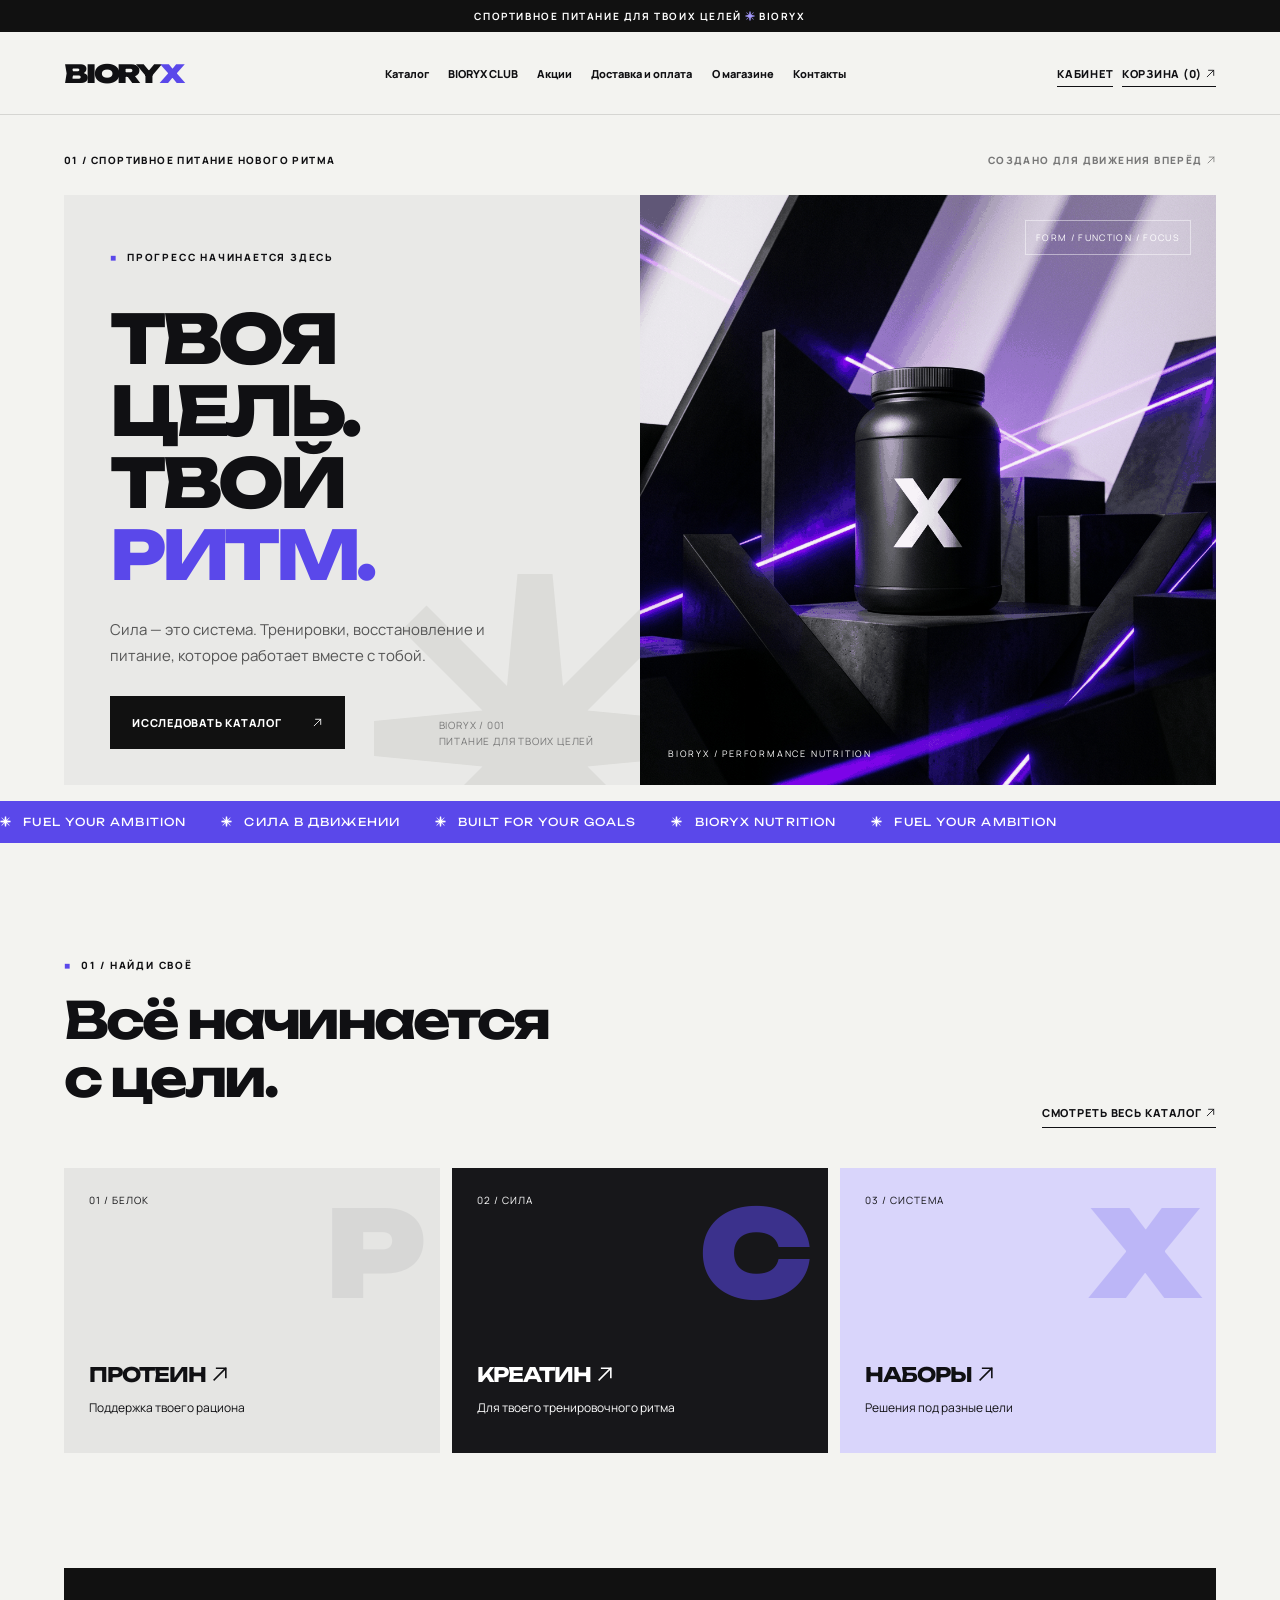
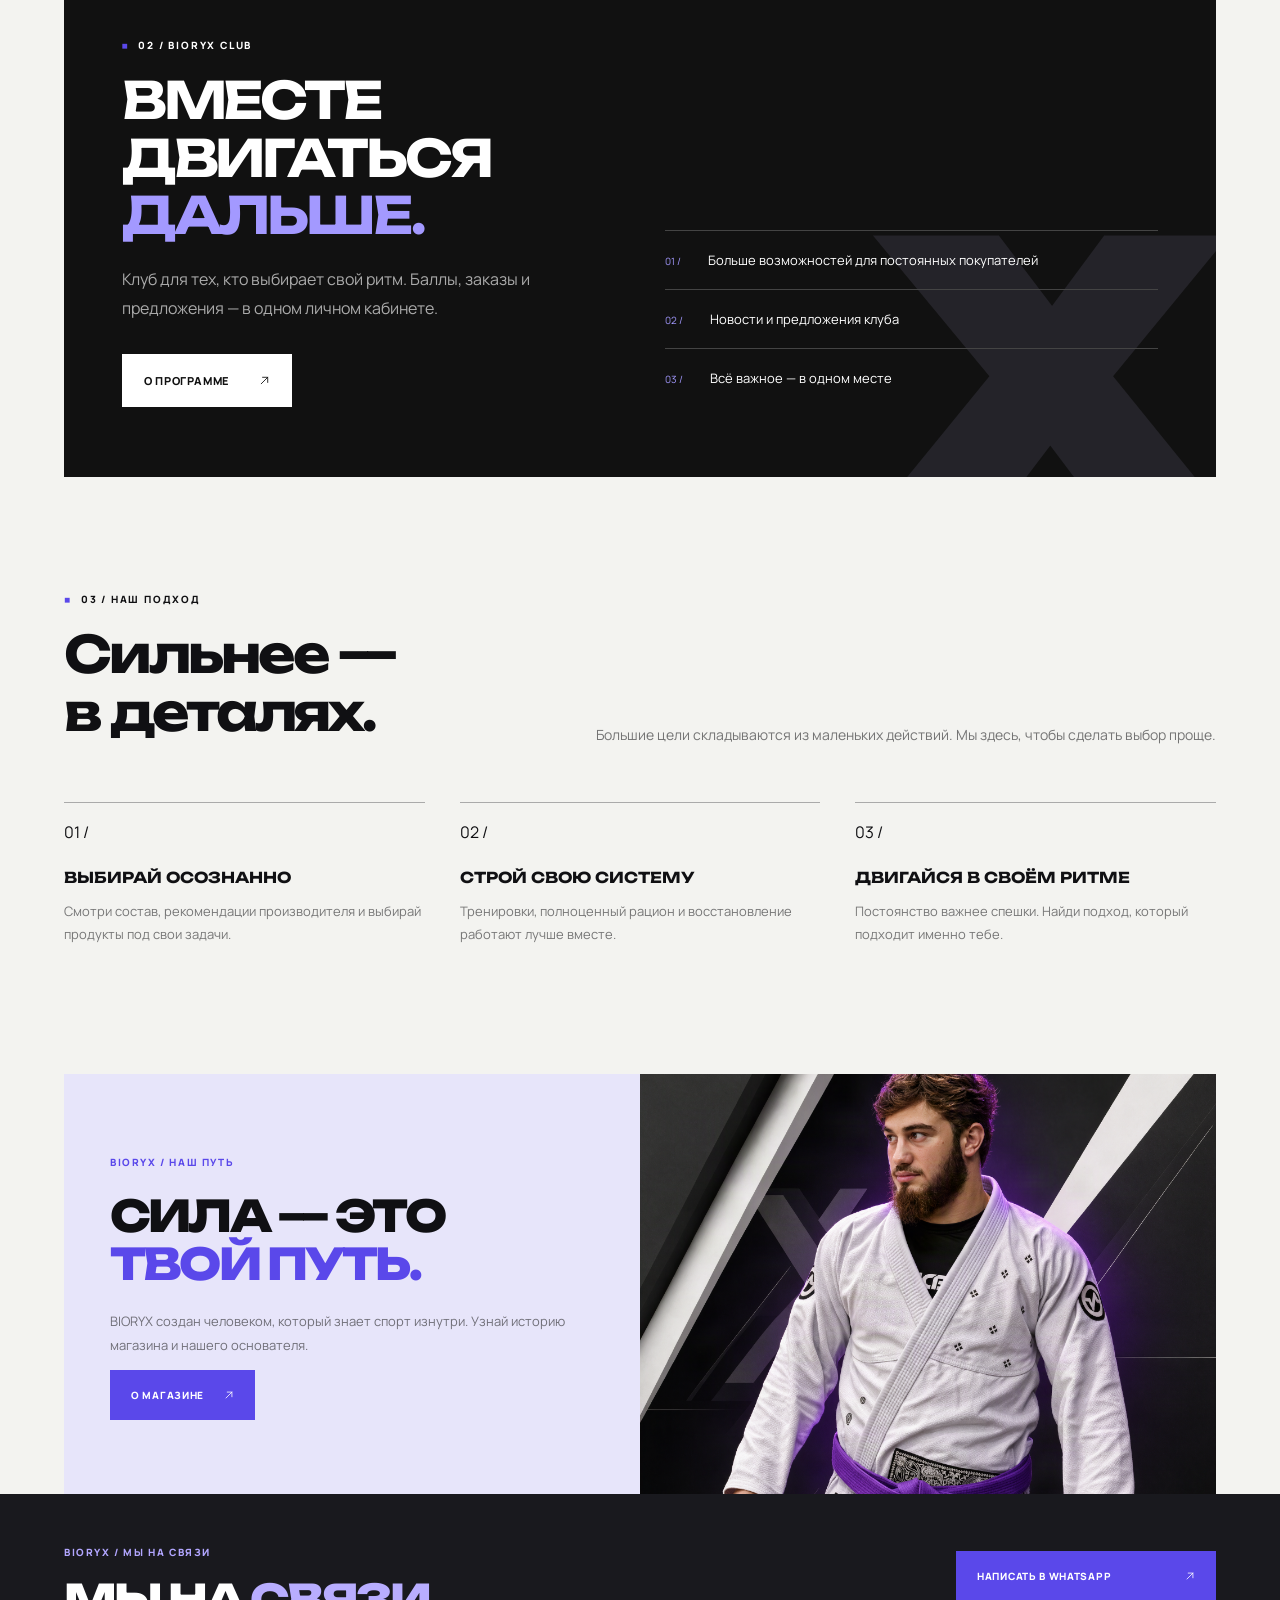
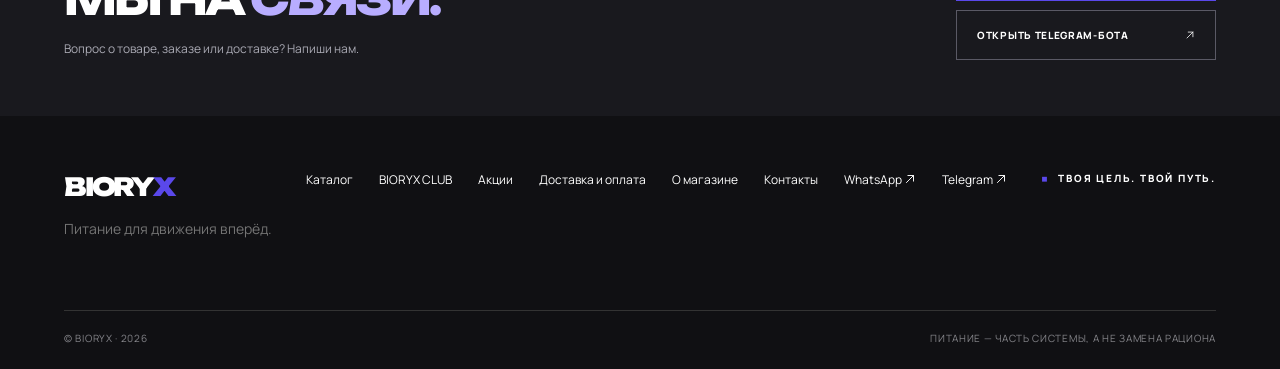
<file: index.html>
<!doctype html><html lang="ru"><head><meta charset="utf-8"><meta name="viewport" content="width=device-width,initial-scale=1"><meta name="description" content="BIORYX — спортивное питание для твоих целей."><title>Спортивное питание — BIORYX</title><link rel="stylesheet" href="assets/style.css?v=product6"></head><body><div class="topline">СПОРТИВНОЕ ПИТАНИЕ ДЛЯ ТВОИХ ЦЕЛЕЙ <b>✳</b> BIORYX</div><header class="wrap header"><a class="logo" href="index.html" aria-label="BIORYX — главная">BIORY<i>X</i></a><nav aria-label="Основная навигация"><a href="catalog.html">Каталог</a><a href="club.html">BIORYX CLUB</a><a href="promos.html">Акции</a><a href="delivery.html">Доставка и оплата</a><a href="about.html">О магазине</a><a href="contacts.html">Контакты</a></nav><div class="head-right"><a href="account.html">КАБИНЕТ</a> &nbsp; <a href="cart.html">КОРЗИНА (<span data-cart-count>0</span>) ↗</a></div><button class="menu-button" aria-label="Открыть меню" aria-expanded="false">☰</button></header><div class="mobile-menu"><a href="account.html">Личный кабинет</a><a href="catalog.html">Каталог</a><a href="club.html">BIORYX CLUB</a><a href="promos.html">Акции</a><a href="delivery.html">Доставка и оплата</a><a href="about.html">О магазине</a><a href="contacts.html">Контакты</a></div><main><div class="wrap hero"><div class="meta"><span>01 / СПОРТИВНОЕ ПИТАНИЕ НОВОГО РИТМА</span><span>СОЗДАНО ДЛЯ ДВИЖЕНИЯ ВПЕРЁД ↗</span></div><div class="hero-grid"><div class="hero-copy"><div><div class="eyebrow">ПРОГРЕСС НАЧИНАЕТСЯ ЗДЕСЬ</div><h1>ТВОЯ ЦЕЛЬ.<br>ТВОЙ <em>РИТМ.</em></h1><p>Сила — это система. Тренировки, восстановление и питание, которое работает вместе с тобой.</p></div><div class="hero-bottom"><a class="btn" href="catalog.html">Исследовать каталог <span>↗</span></a><div class="serial">BIORYX / 001<br>ПИТАНИЕ ДЛЯ ТВОИХ ЦЕЛЕЙ</div></div></div><div class="hero-image" role="img" aria-label="Концептуальное изображение спортивного питания"><div class="image-tag">FORM / FUNCTION / FOCUS</div></div></div></div><div class="ticker"><span>✳ &nbsp; FUEL YOUR AMBITION</span><span>✳ &nbsp; СИЛА В ДВИЖЕНИИ</span><span>✳ &nbsp; BUILT FOR YOUR GOALS</span><span>✳ &nbsp; BIORYX NUTRITION</span><span>✳ &nbsp; FUEL YOUR AMBITION</span></div><section class="section wrap"><div class="section-head"><div><div class="eyebrow">01 / НАЙДИ СВОЁ</div><h2>Всё начинается<br>с цели.</h2></div><a class="small-link" href="catalog.html">Смотреть весь каталог ↗</a></div><div class="category-grid"><a href="catalog.html?category=protein" class="cat"><span class="num">01 / БЕЛОК</span><span class="shape">P</span><div><h3>ПРОТЕИН ↗</h3><p>Поддержка твоего рациона</p></div></a><a href="catalog.html?category=creatine" class="cat"><span class="num">02 / СИЛА</span><span class="shape">C</span><div><h3>КРЕАТИН ↗</h3><p>Для твоего тренировочного ритма</p></div></a><a href="catalog.html?category=sets" class="cat"><span class="num">03 / СИСТЕМА</span><span class="shape">X</span><div><h3>НАБОРЫ ↗</h3><p>Решения под разные цели</p></div></a></div></section><div class="wrap"><section class="feature"><div><div class="eyebrow">02 / BIORYX CLUB</div><h2>ВМЕСТЕ<br>ДВИГАТЬСЯ <em>ДАЛЬШЕ.</em></h2><p>Клуб для тех, кто выбирает свой ритм. Баллы, заказы и предложения — в одном личном кабинете.</p><a class="btn" href="club.html">О программе <span>↗</span></a></div><div class="feature-side"><div><span>01 /</span> Больше возможностей для постоянных покупателей</div><div><span>02 /</span> Новости и предложения клуба</div><div><span>03 /</span> Всё важное — в одном месте</div></div></section></div><section class="section wrap"><div class="section-head"><div><div class="eyebrow">03 / НАШ ПОДХОД</div><h2>Сильнее —<br>в деталях.</h2></div><p class="muted">Большие цели складываются из маленьких действий. Мы здесь, чтобы сделать выбор проще.</p></div><div class="values"><div class="value"><span>01 /</span><strong>ВЫБИРАЙ ОСОЗНАННО</strong><p>Смотри состав, рекомендации производителя и выбирай продукты под свои задачи.</p></div><div class="value"><span>02 /</span><strong>СТРОЙ СВОЮ СИСТЕМУ</strong><p>Тренировки, полноценный рацион и восстановление работают лучше вместе.</p></div><div class="value"><span>03 /</span><strong>ДВИГАЙСЯ В СВОЁМ РИТМЕ</strong><p>Постоянство важнее спешки. Найди подход, который подходит именно тебе.</p></div></div></section><div class="wrap"><section class="home-about"><div><span class="editorial-kicker">BIORYX / НАШ ПУТЬ</span><h2>СИЛА — ЭТО<br><em>ТВОЙ ПУТЬ.</em></h2><p>BIORYX создан человеком, который знает спорт изнутри. Узнай историю магазина и нашего основателя.</p><a class="brand-button brand-button-primary" href="about.html">О МАГАЗИНЕ <span>↗</span></a></div><img src="assets/founder-jiujitsu.png" alt="Основатель BIORYX Абдул-Хаким" loading="lazy"></section></div><section class="brand-contact-band"><div><span class="editorial-kicker">BIORYX / МЫ НА СВЯЗИ</span><h2>МЫ НА <em>СВЯЗИ.</em></h2><p>Вопрос о товаре, заказе или доставке? Напиши нам.</p></div><div class="brand-contact-actions"><a class="brand-button brand-button-primary" href="https://wa.me/79899405258" target="_blank" rel="noopener noreferrer">НАПИСАТЬ В WHATSAPP <span>↗</span></a><a class="brand-button brand-button-outline" href="https://t.me/bioryx_shop_bot" target="_blank" rel="noopener noreferrer">ОТКРЫТЬ TELEGRAM-БОТА <span>↗</span></a></div></section></main><footer class="footer"><div class="wrap"><div class="foot-grid"><div><a class="logo" href="index.html">BIORY<i>X</i></a><p class="muted">Питание для движения вперёд.</p></div><div class="foot-links"><a href="catalog.html">Каталог</a><a href="club.html">BIORYX CLUB</a><a href="promos.html">Акции</a><a href="delivery.html">Доставка и оплата</a><a href="about.html">О магазине</a><a href="contacts.html">Контакты</a><a href="https://wa.me/79899405258" target="_blank" rel="noopener noreferrer">WhatsApp ↗</a><a href="https://t.me/bioryx_shop_bot" target="_blank" rel="noopener noreferrer">Telegram ↗</a></div><div class="eyebrow">ТВОЯ ЦЕЛЬ. ТВОЙ ПУТЬ.</div></div><div class="foot-bottom"><span>© BIORYX · 2026</span><span>ПИТАНИЕ — ЧАСТЬ СИСТЕМЫ, А НЕ ЗАМЕНА РАЦИОНА</span></div></div></footer><script src="assets/config.js" defer></script><script src="assets/app.js?v=images7" defer></script><script src="assets/icons.js?v=brand5" defer></script></body></html>
</file>
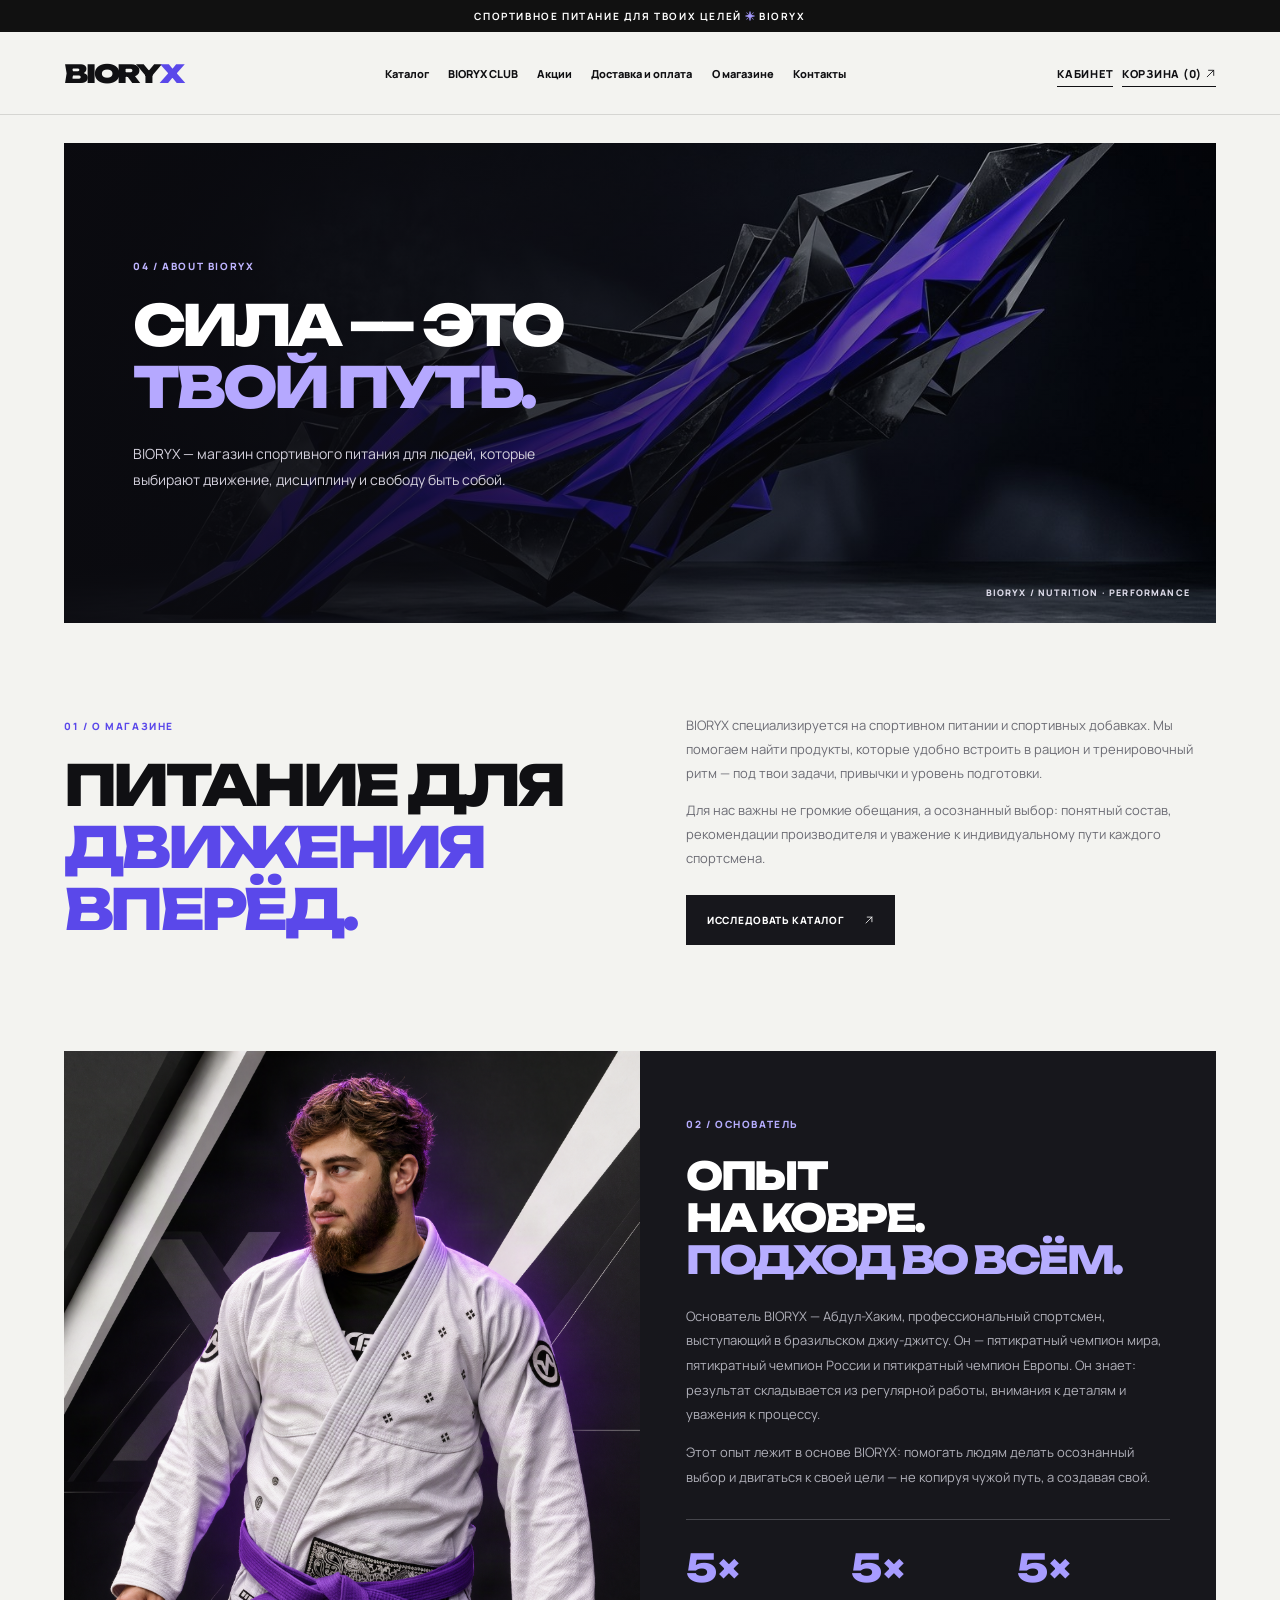
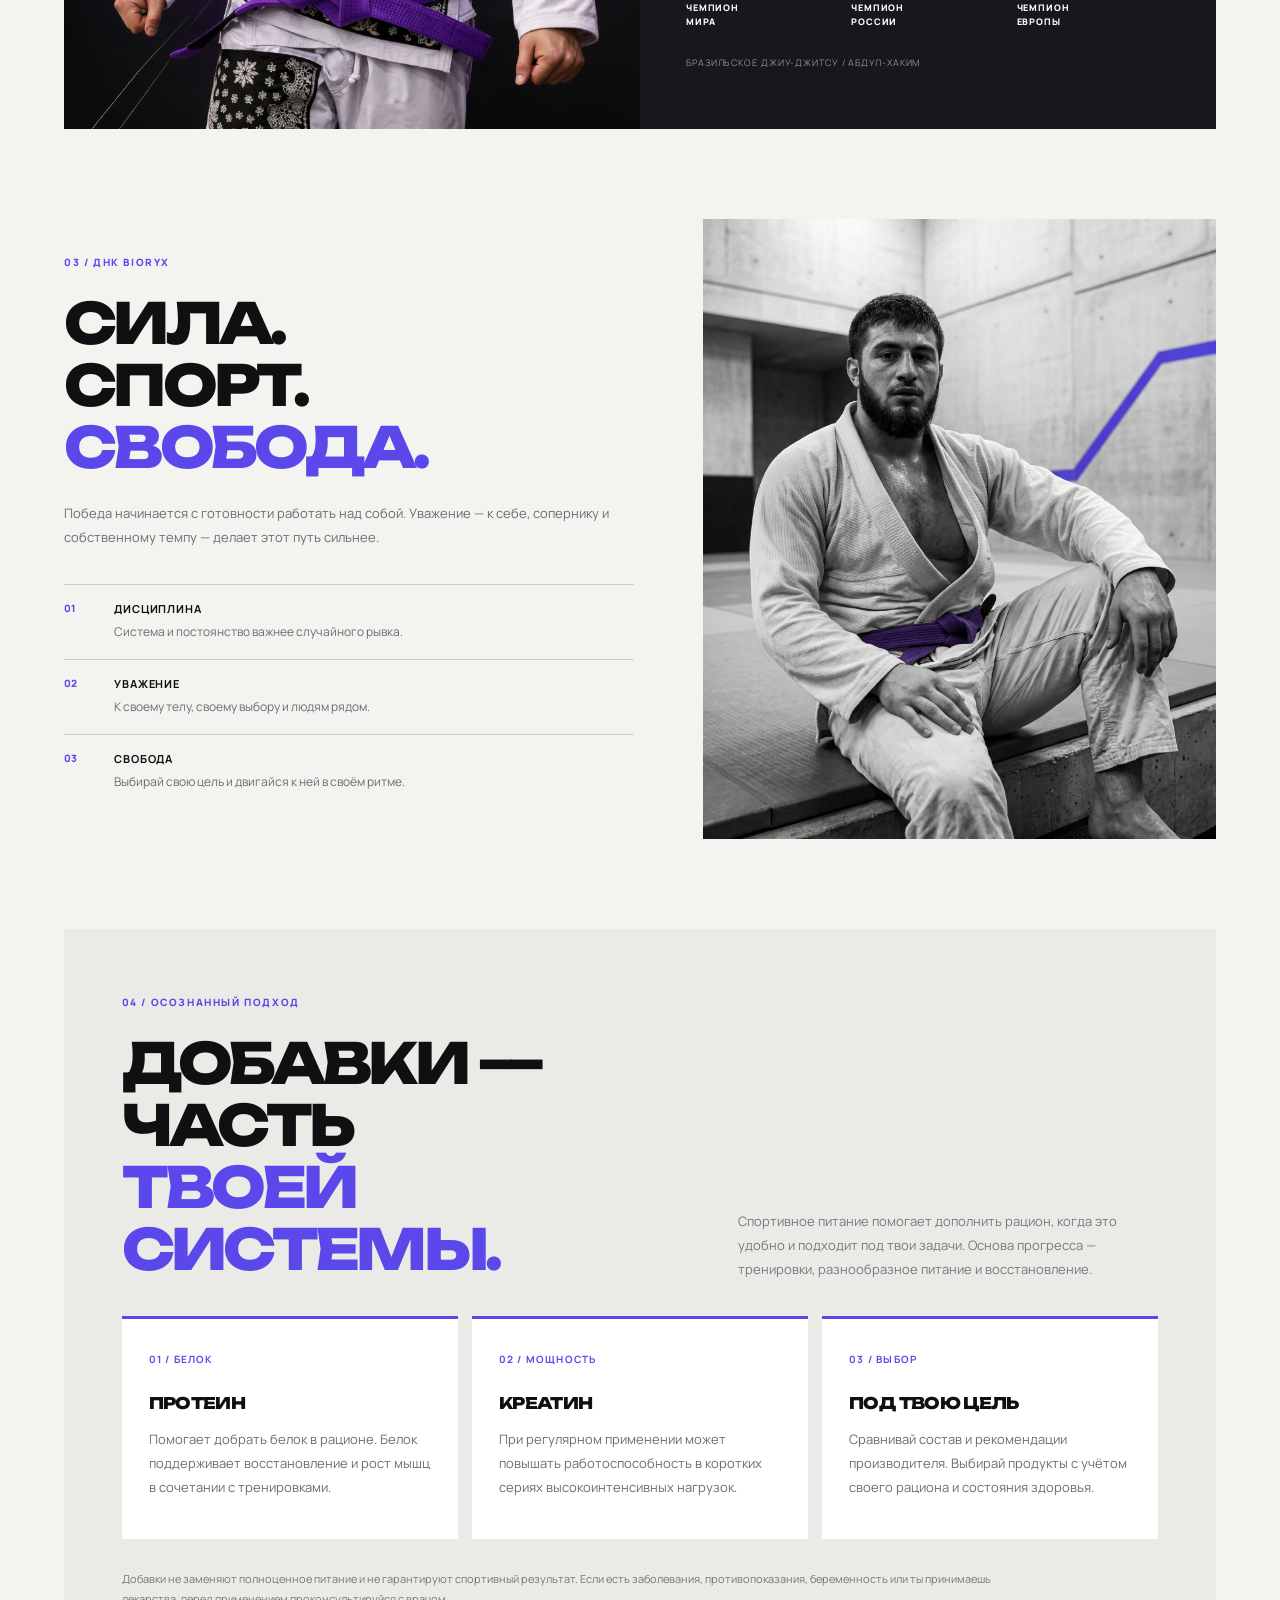
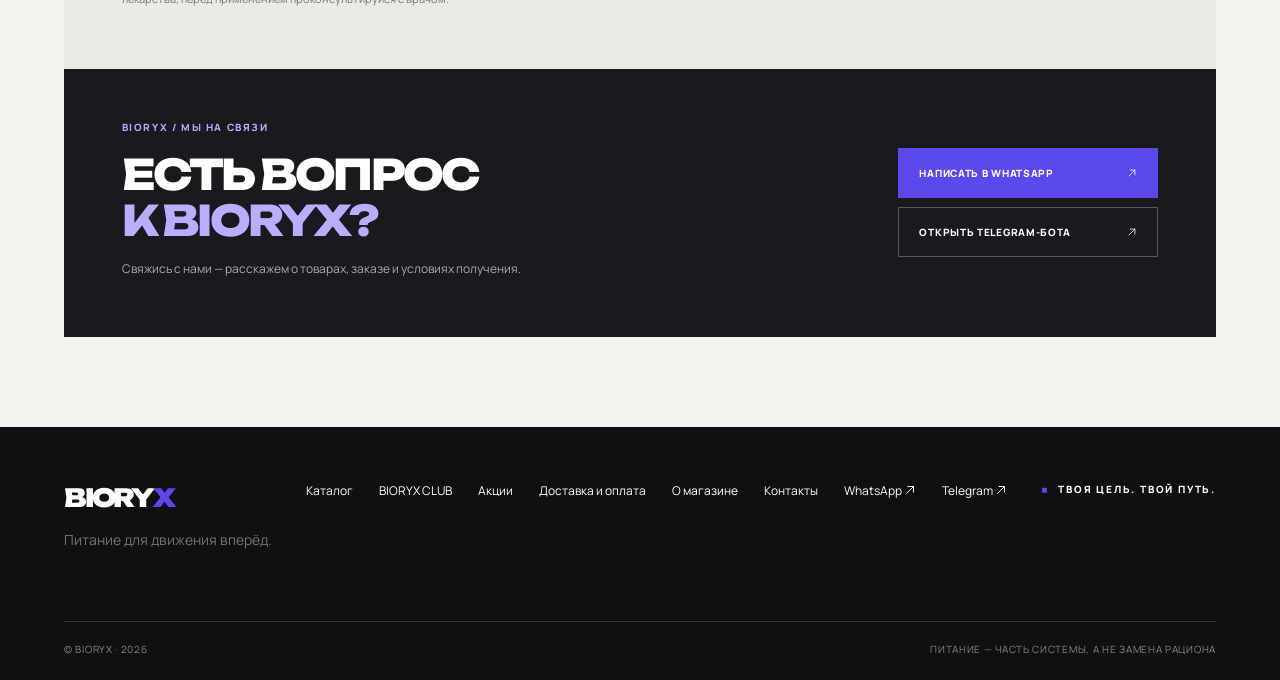
<file: about.html>
<!doctype html><html lang="ru"><head><meta charset="utf-8"><meta name="viewport" content="width=device-width,initial-scale=1"><meta name="description" content="BIORYX — спортивное питание для твоих целей."><title>О магазине — BIORYX</title><link rel="stylesheet" href="assets/style.css?v=product6"></head><body><div class="topline">СПОРТИВНОЕ ПИТАНИЕ ДЛЯ ТВОИХ ЦЕЛЕЙ <b>✳</b> BIORYX</div><header class="wrap header"><a class="logo" href="index.html" aria-label="BIORYX — главная">BIORY<i>X</i></a><nav aria-label="Основная навигация"><a href="catalog.html">Каталог</a><a href="club.html">BIORYX CLUB</a><a href="promos.html">Акции</a><a href="delivery.html">Доставка и оплата</a><a href="about.html">О магазине</a><a href="contacts.html">Контакты</a></nav><div class="head-right"><a href="account.html">КАБИНЕТ</a> &nbsp; <a href="cart.html">КОРЗИНА (<span data-cart-count>0</span>) ↗</a></div><button class="menu-button" aria-label="Открыть меню" aria-expanded="false">☰</button></header><div class="mobile-menu"><a href="account.html">Личный кабинет</a><a href="catalog.html">Каталог</a><a href="club.html">BIORYX CLUB</a><a href="promos.html">Акции</a><a href="delivery.html">Доставка и оплата</a><a href="about.html">О магазине</a><a href="contacts.html">Контакты</a></div><main class="editorial-page"><div class="wrap editorial-wrap"><section class="editorial-hero"><img src="assets/about-visual.jpg" alt="" fetchpriority="high"><div class="editorial-overlay"></div><div class="editorial-hero-content"><div class="editorial-kicker">04 / ABOUT BIORYX</div><h1>СИЛА — ЭТО<br><em>ТВОЙ ПУТЬ.</em></h1><p>BIORYX — магазин спортивного питания для людей, которые выбирают движение, дисциплину и свободу быть собой.</p></div><div class="editorial-index">BIORYX / NUTRITION · PERFORMANCE</div></section><section class="brand-section brand-split about-intro"><div><span class="editorial-label">01 / О МАГАЗИНЕ</span><h2>ПИТАНИЕ ДЛЯ<br><em>ДВИЖЕНИЯ ВПЕРЁД.</em></h2></div><div><p>BIORYX специализируется на спортивном питании и спортивных добавках. Мы помогаем найти продукты, которые удобно встроить в рацион и тренировочный ритм — под твои задачи, привычки и уровень подготовки.</p><p>Для нас важны не громкие обещания, а осознанный выбор: понятный состав, рекомендации производителя и уважение к индивидуальному пути каждого спортсмена.</p><a class="brand-button brand-button-dark" href="catalog.html">ИССЛЕДОВАТЬ КАТАЛОГ <span>↗</span></a></div></section><section class="founder-section"><div class="founder-photo"><img src="assets/founder-jiujitsu.png" alt="Основатель BIORYX Абдул-Хаким на соревнованиях по бразильскому джиу-джитсу" loading="lazy"></div><div class="founder-copy"><span class="editorial-label">02 / ОСНОВАТЕЛЬ</span><h2>ОПЫТ<br>НА КОВРЕ.<br><em>ПОДХОД ВО ВСЁМ.</em></h2><p>Основатель BIORYX — Абдул-Хаким, профессиональный спортсмен, выступающий в бразильском джиу-джитсу. Он — пятикратный чемпион мира, пятикратный чемпион России и пятикратный чемпион Европы. Он знает: результат складывается из регулярной работы, внимания к деталям и уважения к процессу.</p><p>Этот опыт лежит в основе BIORYX: помогать людям делать осознанный выбор и двигаться к своей цели — не копируя чужой путь, а создавая свой.</p><div class="founder-stats"><div><strong>5×</strong><span>ЧЕМПИОН<br>МИРА</span></div><div><strong>5×</strong><span>ЧЕМПИОН<br>РОССИИ</span></div><div><strong>5×</strong><span>ЧЕМПИОН<br>ЕВРОПЫ</span></div></div><small>БРАЗИЛЬСКОЕ ДЖИУ-ДЖИТСУ / АБДУЛ-ХАКИМ</small></div></section><section class="brand-section about-awards"><div class="award-copy"><span class="editorial-label">03 / ДНК BIORYX</span><h2>СИЛА.<br>СПОРТ.<br><em>СВОБОДА.</em></h2><p>Победа начинается с готовности работать над собой. Уважение — к себе, сопернику и собственному темпу — делает этот путь сильнее.</p><div class="about-values"><div><span>01</span><b>ДИСЦИПЛИНА</b><p>Система и постоянство важнее случайного рывка.</p></div><div><span>02</span><b>УВАЖЕНИЕ</b><p>К своему телу, своему выбору и людям рядом.</p></div><div><span>03</span><b>СВОБОДА</b><p>Выбирай свою цель и двигайся к ней в своём ритме.</p></div></div></div><div class="award-photo"><img src="assets/07-training.png" alt="Абдул-Хаким с наградами по бразильскому джиу-джитсу" loading="lazy"></div></section><section class="brand-section brand-surface"><div class="brand-section-head"><div><span class="editorial-label">04 / ОСОЗНАННЫЙ ПОДХОД</span><h2>ДОБАВКИ — ЧАСТЬ<br><em>ТВОЕЙ СИСТЕМЫ.</em></h2></div><p>Спортивное питание помогает дополнить рацион, когда это удобно и подходит под твои задачи. Основа прогресса — тренировки, разнообразное питание и восстановление.</p></div><div class="brand-steps"><article><b>01 / БЕЛОК</b><h3>ПРОТЕИН</h3><p>Помогает добрать белок в рационе. Белок поддерживает восстановление и рост мышц в сочетании с тренировками.</p></article><article><b>02 / МОЩНОСТЬ</b><h3>КРЕАТИН</h3><p>При регулярном применении может повышать работоспособность в коротких сериях высокоинтенсивных нагрузок.</p></article><article><b>03 / ВЫБОР</b><h3>ПОД ТВОЮ ЦЕЛЬ</h3><p>Сравнивай состав и рекомендации производителя. Выбирай продукты с учётом своего рациона и состояния здоровья.</p></article></div><p class="brand-fine">Добавки не заменяют полноценное питание и не гарантируют спортивный результат. Если есть заболевания, противопоказания, беременность или ты принимаешь лекарства, перед применением проконсультируйся с врачом.</p></section><section class="brand-contact-band"><div><span class="editorial-kicker">BIORYX / МЫ НА СВЯЗИ</span><h2>ЕСТЬ ВОПРОС<br><em>К BIORYX?</em></h2><p>Свяжись с нами — расскажем о товарах, заказе и условиях получения.</p></div><div class="brand-contact-actions"><a class="brand-button brand-button-primary" href="https://wa.me/79899405258" target="_blank" rel="noopener noreferrer">НАПИСАТЬ В WHATSAPP <span>↗</span></a><a class="brand-button brand-button-outline" href="https://t.me/bioryx_shop_bot" target="_blank" rel="noopener noreferrer">ОТКРЫТЬ TELEGRAM-БОТА <span>↗</span></a></div></section></div></main><footer class="footer"><div class="wrap"><div class="foot-grid"><div><a class="logo" href="index.html">BIORY<i>X</i></a><p class="muted">Питание для движения вперёд.</p></div><div class="foot-links"><a href="catalog.html">Каталог</a><a href="club.html">BIORYX CLUB</a><a href="promos.html">Акции</a><a href="delivery.html">Доставка и оплата</a><a href="about.html">О магазине</a><a href="contacts.html">Контакты</a><a href="https://wa.me/79899405258" target="_blank" rel="noopener noreferrer">WhatsApp ↗</a><a href="https://t.me/bioryx_shop_bot" target="_blank" rel="noopener noreferrer">Telegram ↗</a></div><div class="eyebrow">ТВОЯ ЦЕЛЬ. ТВОЙ ПУТЬ.</div></div><div class="foot-bottom"><span>© BIORYX · 2026</span><span>ПИТАНИЕ — ЧАСТЬ СИСТЕМЫ, А НЕ ЗАМЕНА РАЦИОНА</span></div></div></footer><script src="assets/config.js" defer></script><script src="assets/app.js?v=images7" defer></script><script src="assets/icons.js?v=brand5" defer></script></body></html>
</file>
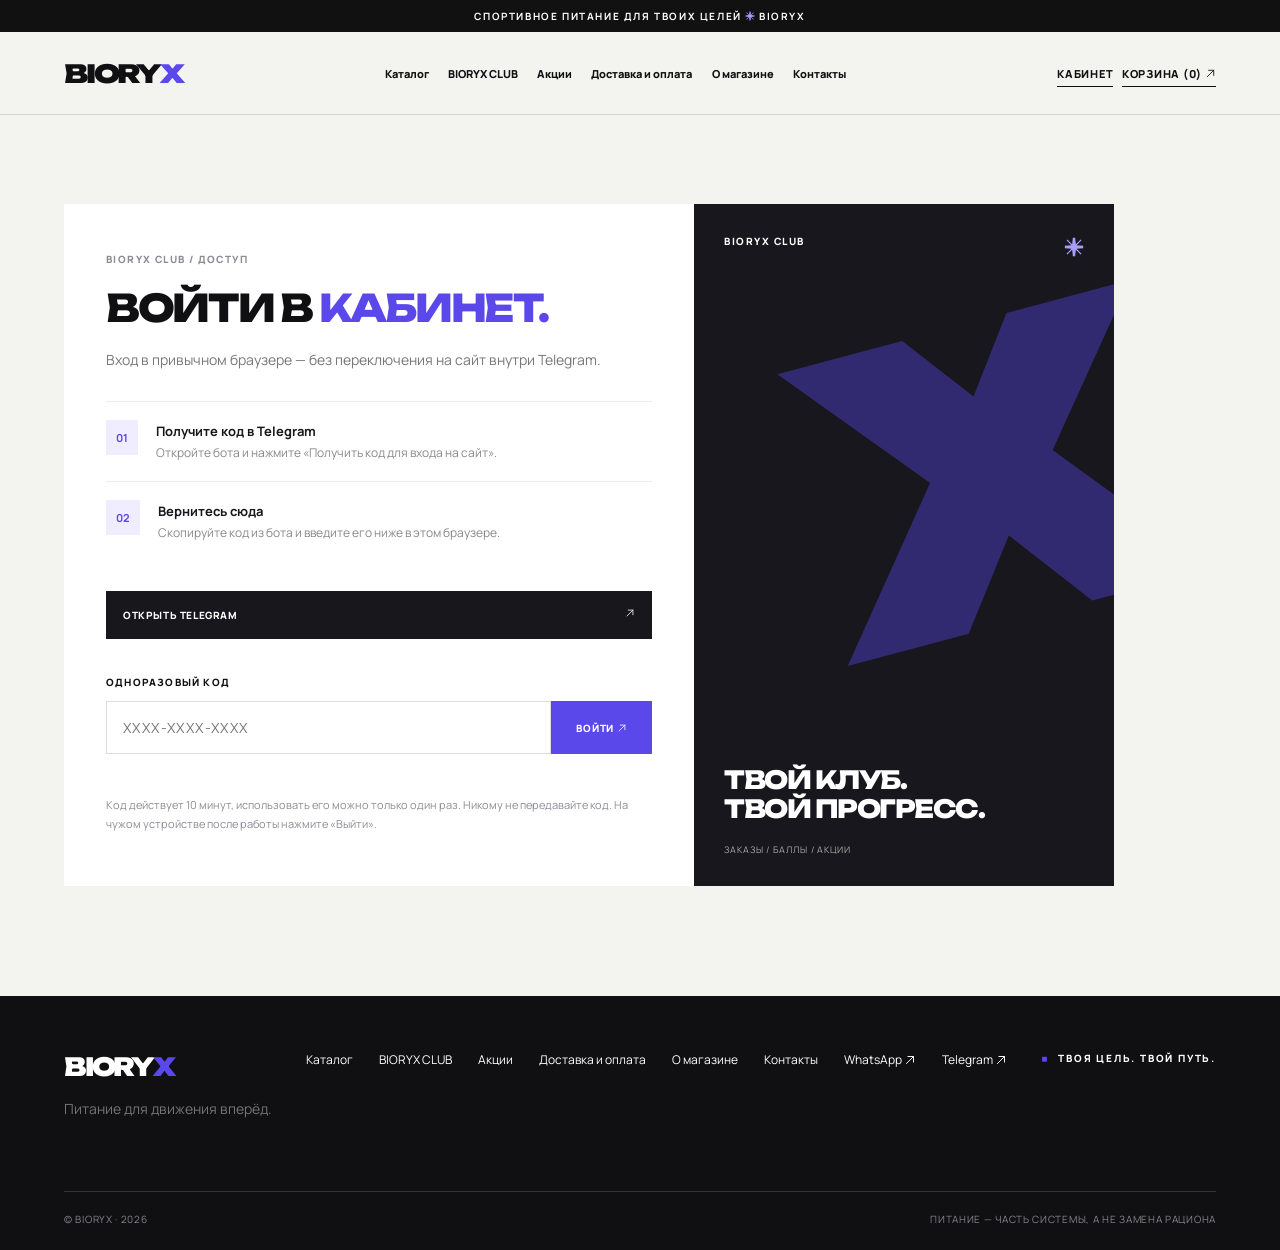
<file: account.html>
<!doctype html><html lang="ru"><head><meta charset="utf-8"><meta name="viewport" content="width=device-width,initial-scale=1"><meta name="description" content="BIORYX — спортивное питание для твоих целей."><title>Кабинет — BIORYX</title><link rel="stylesheet" href="assets/style.css?v=product6"></head><body><div class="topline">СПОРТИВНОЕ ПИТАНИЕ ДЛЯ ТВОИХ ЦЕЛЕЙ <b>✳</b> BIORYX</div><header class="wrap header"><a class="logo" href="index.html" aria-label="BIORYX — главная">BIORY<i>X</i></a><nav aria-label="Основная навигация"><a href="catalog.html">Каталог</a><a href="club.html">BIORYX CLUB</a><a href="promos.html">Акции</a><a href="delivery.html">Доставка и оплата</a><a href="about.html">О магазине</a><a href="contacts.html">Контакты</a></nav><div class="head-right"><a href="account.html">КАБИНЕТ</a> &nbsp; <a href="cart.html">КОРЗИНА (<span data-cart-count>0</span>) ↗</a></div><button class="menu-button" aria-label="Открыть меню" aria-expanded="false">☰</button></header><div class="mobile-menu"><a href="account.html">Личный кабинет</a><a href="catalog.html">Каталог</a><a href="club.html">BIORYX CLUB</a><a href="promos.html">Акции</a><a href="delivery.html">Доставка и оплата</a><a href="about.html">О магазине</a><a href="contacts.html">Контакты</a></div><main><section class="wrap page profile-page"><div id="account-root"><p class="profile-loading">Загружаем твой кабинет…</p></div></section></main><footer class="footer"><div class="wrap"><div class="foot-grid"><div><a class="logo" href="index.html">BIORY<i>X</i></a><p class="muted">Питание для движения вперёд.</p></div><div class="foot-links"><a href="catalog.html">Каталог</a><a href="club.html">BIORYX CLUB</a><a href="promos.html">Акции</a><a href="delivery.html">Доставка и оплата</a><a href="about.html">О магазине</a><a href="contacts.html">Контакты</a><a href="https://wa.me/79899405258" target="_blank" rel="noopener noreferrer">WhatsApp ↗</a><a href="https://t.me/bioryx_shop_bot" target="_blank" rel="noopener noreferrer">Telegram ↗</a></div><div class="eyebrow">ТВОЯ ЦЕЛЬ. ТВОЙ ПУТЬ.</div></div><div class="foot-bottom"><span>© BIORYX · 2026</span><span>ПИТАНИЕ — ЧАСТЬ СИСТЕМЫ, А НЕ ЗАМЕНА РАЦИОНА</span></div></div></footer><script src="assets/config.js" defer></script><script src="assets/app.js?v=images7" defer></script><script src="assets/account.js?v=club4" defer></script><script src="assets/icons.js?v=brand5" defer></script></body></html>
</file>
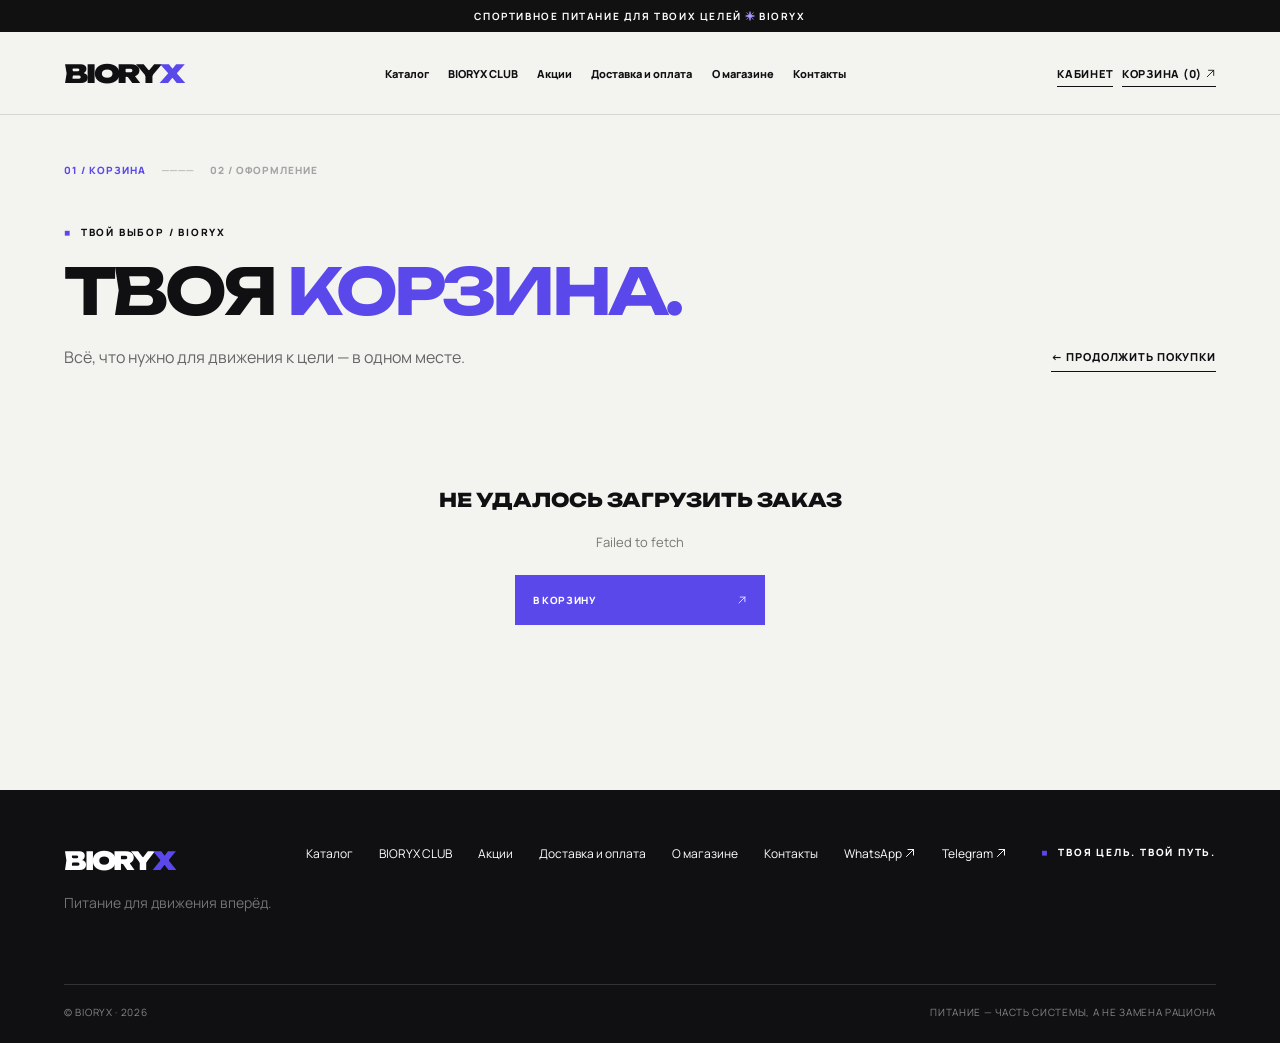
<file: cart.html>
<!doctype html><html lang="ru"><head><meta charset="utf-8"><meta name="viewport" content="width=device-width,initial-scale=1"><meta name="description" content="BIORYX — спортивное питание для твоих целей."><title>Корзина — BIORYX</title><link rel="stylesheet" href="assets/style.css?v=product6"></head><body><div class="topline">СПОРТИВНОЕ ПИТАНИЕ ДЛЯ ТВОИХ ЦЕЛЕЙ <b>✳</b> BIORYX</div><header class="wrap header"><a class="logo" href="index.html" aria-label="BIORYX — главная">BIORY<i>X</i></a><nav aria-label="Основная навигация"><a href="catalog.html">Каталог</a><a href="club.html">BIORYX CLUB</a><a href="promos.html">Акции</a><a href="delivery.html">Доставка и оплата</a><a href="about.html">О магазине</a><a href="contacts.html">Контакты</a></nav><div class="head-right"><a href="account.html">КАБИНЕТ</a> &nbsp; <a href="cart.html">КОРЗИНА (<span data-cart-count>0</span>) ↗</a></div><button class="menu-button" aria-label="Открыть меню" aria-expanded="false">☰</button></header><div class="mobile-menu"><a href="account.html">Личный кабинет</a><a href="catalog.html">Каталог</a><a href="club.html">BIORYX CLUB</a><a href="promos.html">Акции</a><a href="delivery.html">Доставка и оплата</a><a href="about.html">О магазине</a><a href="contacts.html">Контакты</a></div><main><section class="wrap page shop-page"><div class="shop-steps"><a class="current" href="cart.html">01 / КОРЗИНА</a><span>────</span><a href="checkout.html">02 / ОФОРМЛЕНИЕ</a></div><div class="shop-heading"><div><div class="eyebrow">ТВОЙ ВЫБОР / BIORYX</div><h1>ТВОЯ <span>КОРЗИНА.</span></h1><p class="page-lead">Всё, что нужно для движения к цели — в одном месте.</p></div><a class="small-link" href="catalog.html">← ПРОДОЛЖИТЬ ПОКУПКИ</a></div><div id="commerce-root" data-page="cart"><p class="muted">Загружаем корзину…</p></div></section></main><footer class="footer"><div class="wrap"><div class="foot-grid"><div><a class="logo" href="index.html">BIORY<i>X</i></a><p class="muted">Питание для движения вперёд.</p></div><div class="foot-links"><a href="catalog.html">Каталог</a><a href="club.html">BIORYX CLUB</a><a href="promos.html">Акции</a><a href="delivery.html">Доставка и оплата</a><a href="about.html">О магазине</a><a href="contacts.html">Контакты</a><a href="https://wa.me/79899405258" target="_blank" rel="noopener noreferrer">WhatsApp ↗</a><a href="https://t.me/bioryx_shop_bot" target="_blank" rel="noopener noreferrer">Telegram ↗</a></div><div class="eyebrow">ТВОЯ ЦЕЛЬ. ТВОЙ ПУТЬ.</div></div><div class="foot-bottom"><span>© BIORYX · 2026</span><span>ПИТАНИЕ — ЧАСТЬ СИСТЕМЫ, А НЕ ЗАМЕНА РАЦИОНА</span></div></div></footer><script src="assets/config.js" defer></script><script src="assets/app.js?v=images7" defer></script><script src="assets/commerce.js?v=club4" defer></script><script src="assets/icons.js?v=brand5" defer></script></body></html>
</file>
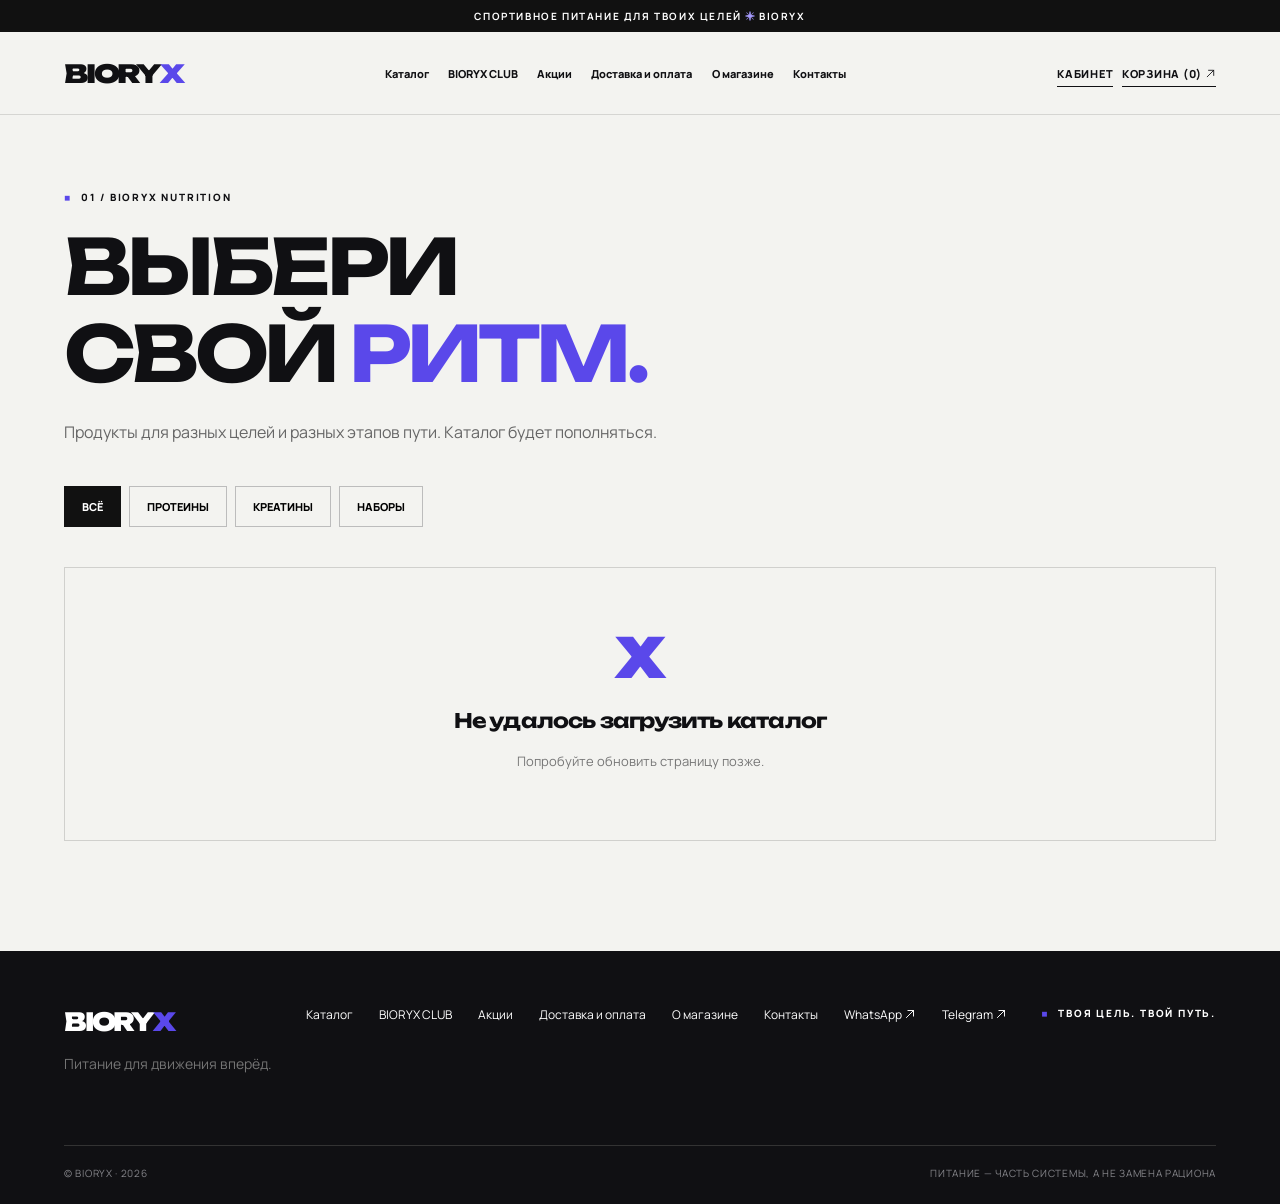
<file: catalog.html>
<!doctype html><html lang="ru"><head><meta charset="utf-8"><meta name="viewport" content="width=device-width,initial-scale=1"><meta name="description" content="BIORYX — спортивное питание для твоих целей."><title>Каталог — BIORYX</title><link rel="stylesheet" href="assets/style.css?v=product6"></head><body><div class="topline">СПОРТИВНОЕ ПИТАНИЕ ДЛЯ ТВОИХ ЦЕЛЕЙ <b>✳</b> BIORYX</div><header class="wrap header"><a class="logo" href="index.html" aria-label="BIORYX — главная">BIORY<i>X</i></a><nav aria-label="Основная навигация"><a href="catalog.html">Каталог</a><a href="club.html">BIORYX CLUB</a><a href="promos.html">Акции</a><a href="delivery.html">Доставка и оплата</a><a href="about.html">О магазине</a><a href="contacts.html">Контакты</a></nav><div class="head-right"><a href="account.html">КАБИНЕТ</a> &nbsp; <a href="cart.html">КОРЗИНА (<span data-cart-count>0</span>) ↗</a></div><button class="menu-button" aria-label="Открыть меню" aria-expanded="false">☰</button></header><div class="mobile-menu"><a href="account.html">Личный кабинет</a><a href="catalog.html">Каталог</a><a href="club.html">BIORYX CLUB</a><a href="promos.html">Акции</a><a href="delivery.html">Доставка и оплата</a><a href="about.html">О магазине</a><a href="contacts.html">Контакты</a></div><main><section class="wrap page"><div class="eyebrow">01 / BIORYX NUTRITION</div><h1>ВЫБЕРИ<br>СВОЙ <span style="color:#5a48ea">РИТМ.</span></h1><p class="page-lead">Продукты для разных целей и разных этапов пути. Каталог будет пополняться.</p><div class="filters" aria-label="Категории"><button class="filter active" data-filter="all" aria-pressed="true">ВСЁ</button><button class="filter" data-filter="protein" aria-pressed="false">ПРОТЕИНЫ</button><button class="filter" data-filter="creatine" aria-pressed="false">КРЕАТИНЫ</button><button class="filter" data-filter="sets" aria-pressed="false">НАБОРЫ</button></div><div id="products" class="product-grid"></div><div id="empty" class="empty"><div class="x">X</div><h2>СКОРО ЗДЕСЬ БУДУТ ТОВАРЫ</h2><p>Мы готовим ассортимент BIORYX. Загляни немного позже.</p></div></section></main><footer class="footer"><div class="wrap"><div class="foot-grid"><div><a class="logo" href="index.html">BIORY<i>X</i></a><p class="muted">Питание для движения вперёд.</p></div><div class="foot-links"><a href="catalog.html">Каталог</a><a href="club.html">BIORYX CLUB</a><a href="promos.html">Акции</a><a href="delivery.html">Доставка и оплата</a><a href="about.html">О магазине</a><a href="contacts.html">Контакты</a><a href="https://wa.me/79899405258" target="_blank" rel="noopener noreferrer">WhatsApp ↗</a><a href="https://t.me/bioryx_shop_bot" target="_blank" rel="noopener noreferrer">Telegram ↗</a></div><div class="eyebrow">ТВОЯ ЦЕЛЬ. ТВОЙ ПУТЬ.</div></div><div class="foot-bottom"><span>© BIORYX · 2026</span><span>ПИТАНИЕ — ЧАСТЬ СИСТЕМЫ, А НЕ ЗАМЕНА РАЦИОНА</span></div></div></footer><script src="assets/config.js" defer></script><script src="assets/app.js?v=images7" defer></script><script src="assets/icons.js?v=brand5" defer></script></body></html>
</file>
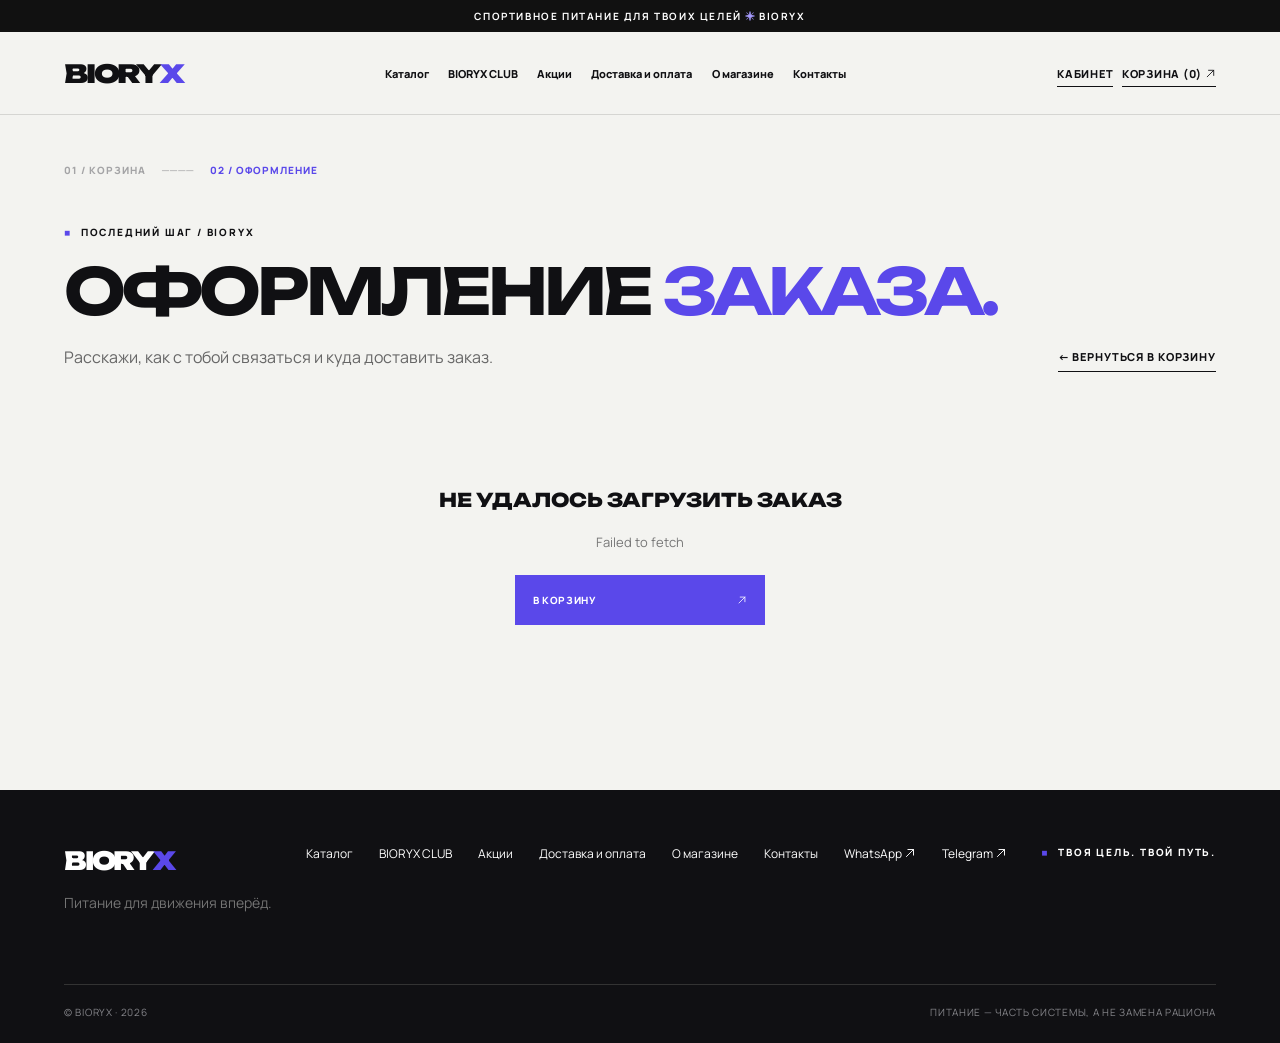
<file: checkout.html>
<!doctype html><html lang="ru"><head><meta charset="utf-8"><meta name="viewport" content="width=device-width,initial-scale=1"><meta name="description" content="BIORYX — спортивное питание для твоих целей."><title>Оформление заказа — BIORYX</title><link rel="stylesheet" href="assets/style.css?v=product6"></head><body><div class="topline">СПОРТИВНОЕ ПИТАНИЕ ДЛЯ ТВОИХ ЦЕЛЕЙ <b>✳</b> BIORYX</div><header class="wrap header"><a class="logo" href="index.html" aria-label="BIORYX — главная">BIORY<i>X</i></a><nav aria-label="Основная навигация"><a href="catalog.html">Каталог</a><a href="club.html">BIORYX CLUB</a><a href="promos.html">Акции</a><a href="delivery.html">Доставка и оплата</a><a href="about.html">О магазине</a><a href="contacts.html">Контакты</a></nav><div class="head-right"><a href="account.html">КАБИНЕТ</a> &nbsp; <a href="cart.html">КОРЗИНА (<span data-cart-count>0</span>) ↗</a></div><button class="menu-button" aria-label="Открыть меню" aria-expanded="false">☰</button></header><div class="mobile-menu"><a href="account.html">Личный кабинет</a><a href="catalog.html">Каталог</a><a href="club.html">BIORYX CLUB</a><a href="promos.html">Акции</a><a href="delivery.html">Доставка и оплата</a><a href="about.html">О магазине</a><a href="contacts.html">Контакты</a></div><main><section class="wrap page shop-page"><div class="shop-steps"><a href="cart.html">01 / КОРЗИНА</a><span>────</span><a class="current" href="checkout.html">02 / ОФОРМЛЕНИЕ</a></div><div class="shop-heading"><div><div class="eyebrow">ПОСЛЕДНИЙ ШАГ / BIORYX</div><h1>ОФОРМЛЕНИЕ <span>ЗАКАЗА.</span></h1><p class="page-lead">Расскажи, как с тобой связаться и куда доставить заказ.</p></div><a class="small-link" href="cart.html">← ВЕРНУТЬСЯ В КОРЗИНУ</a></div><div id="commerce-root" data-page="checkout"><p class="muted">Загружаем заказ…</p></div></section></main><footer class="footer"><div class="wrap"><div class="foot-grid"><div><a class="logo" href="index.html">BIORY<i>X</i></a><p class="muted">Питание для движения вперёд.</p></div><div class="foot-links"><a href="catalog.html">Каталог</a><a href="club.html">BIORYX CLUB</a><a href="promos.html">Акции</a><a href="delivery.html">Доставка и оплата</a><a href="about.html">О магазине</a><a href="contacts.html">Контакты</a><a href="https://wa.me/79899405258" target="_blank" rel="noopener noreferrer">WhatsApp ↗</a><a href="https://t.me/bioryx_shop_bot" target="_blank" rel="noopener noreferrer">Telegram ↗</a></div><div class="eyebrow">ТВОЯ ЦЕЛЬ. ТВОЙ ПУТЬ.</div></div><div class="foot-bottom"><span>© BIORYX · 2026</span><span>ПИТАНИЕ — ЧАСТЬ СИСТЕМЫ, А НЕ ЗАМЕНА РАЦИОНА</span></div></div></footer><script src="assets/config.js" defer></script><script src="assets/app.js?v=images7" defer></script><script src="assets/commerce.js?v=club4" defer></script><script src="assets/icons.js?v=brand5" defer></script></body></html>
</file>
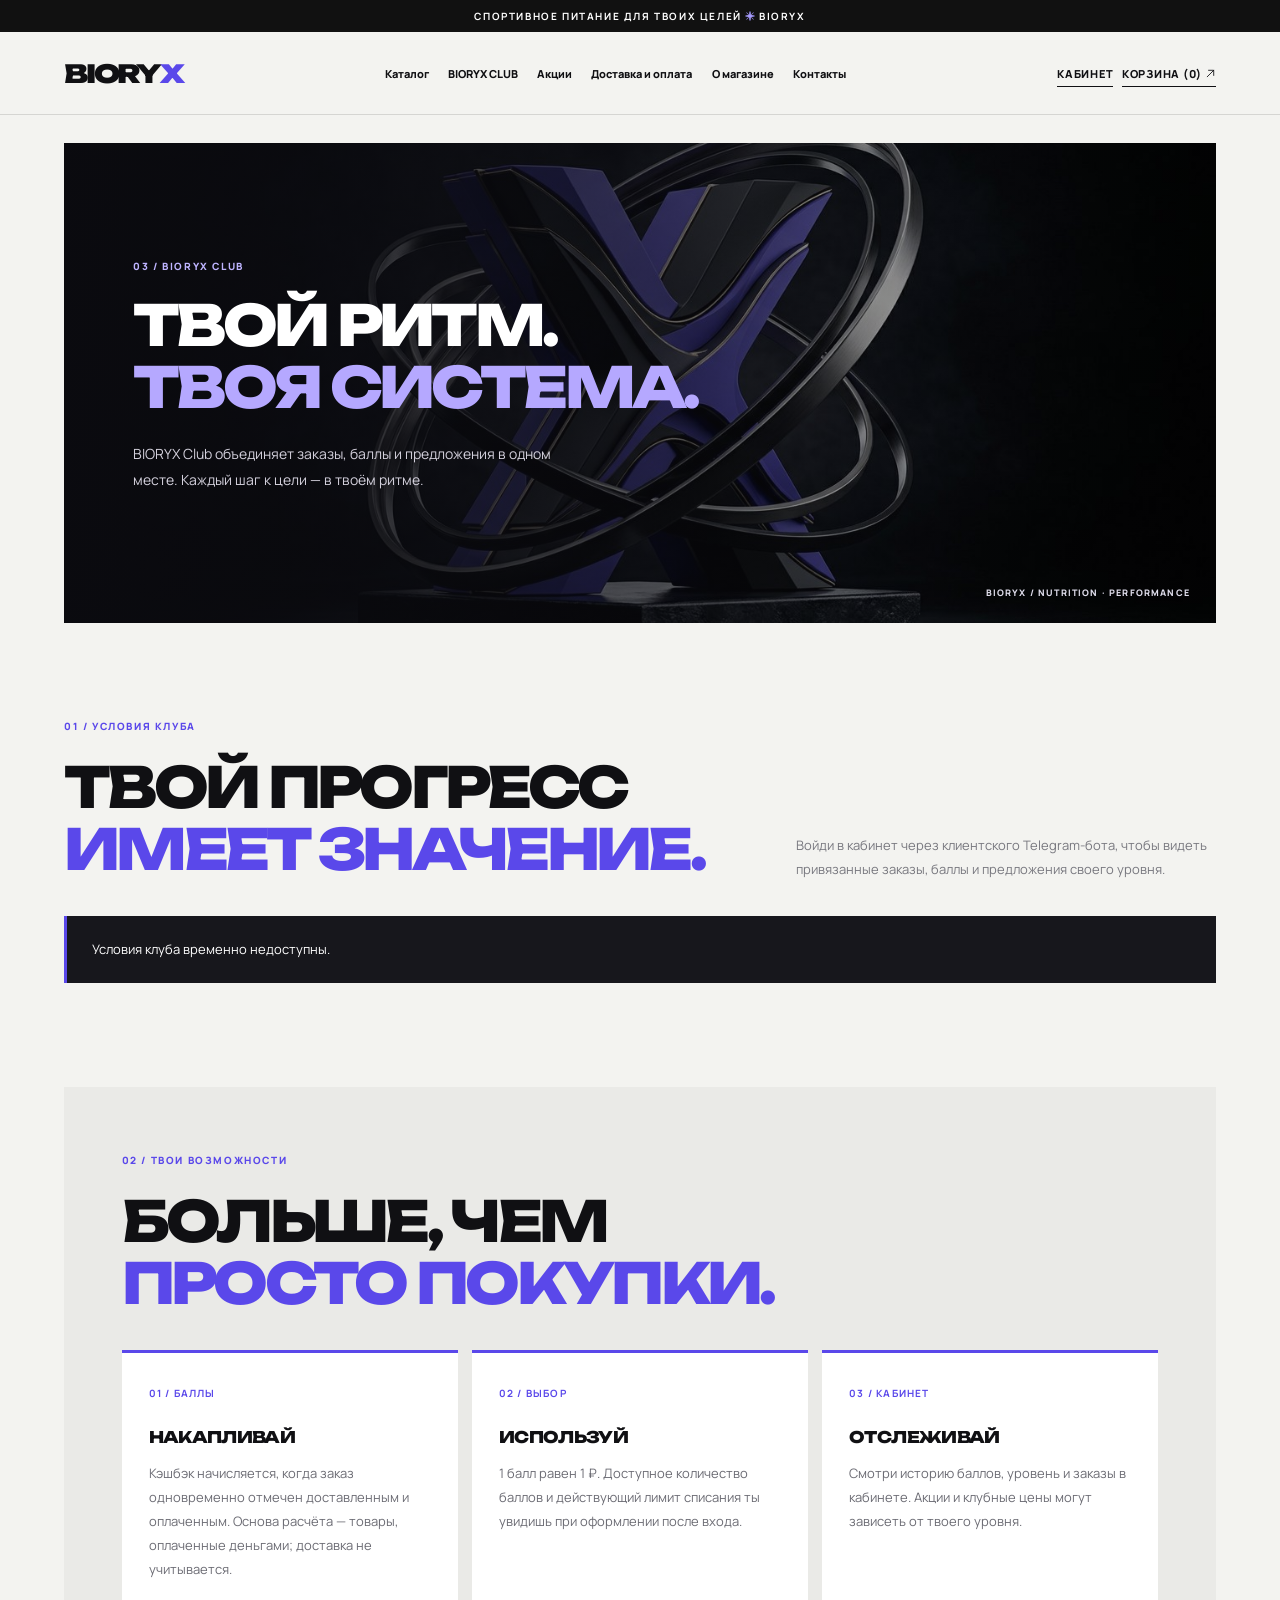
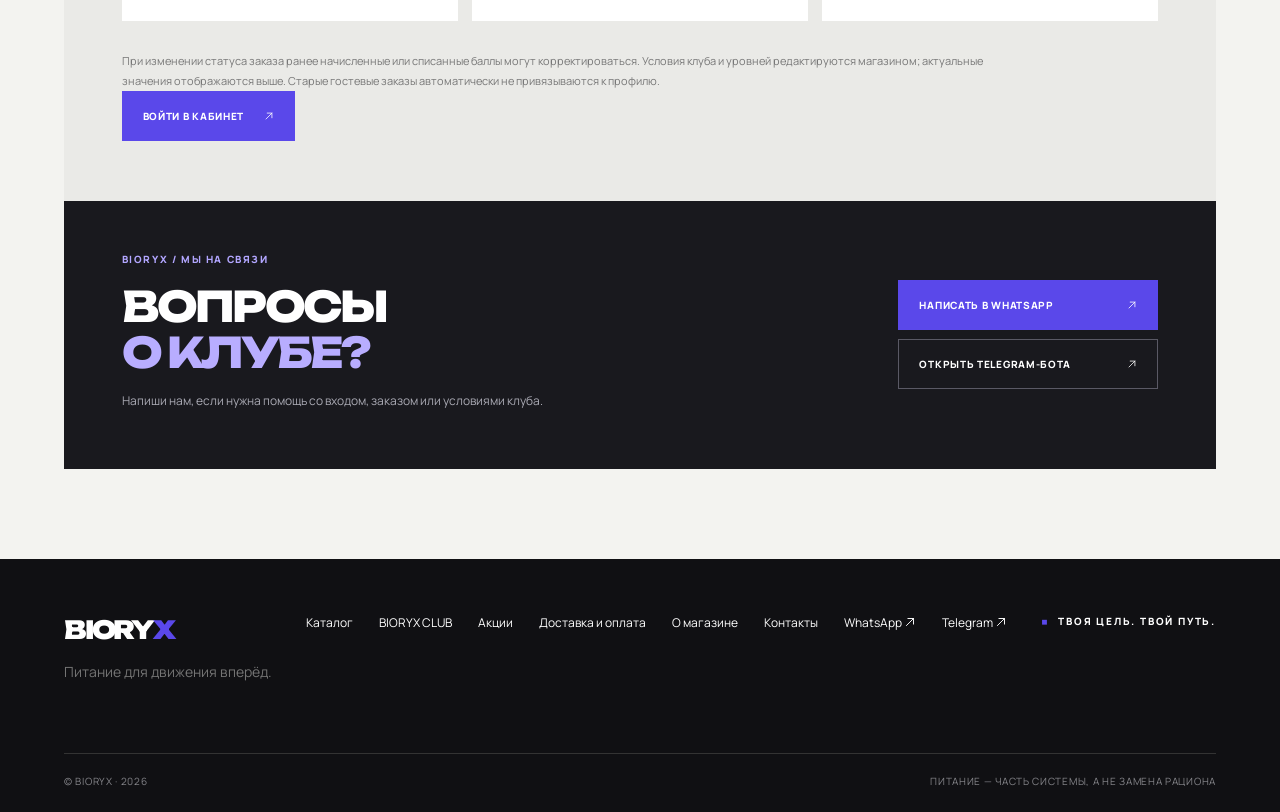
<file: club.html>
<!doctype html><html lang="ru"><head><meta charset="utf-8"><meta name="viewport" content="width=device-width,initial-scale=1"><meta name="description" content="BIORYX — спортивное питание для твоих целей."><title>BIORYX Club — BIORYX</title><link rel="stylesheet" href="assets/style.css?v=product6"></head><body><div class="topline">СПОРТИВНОЕ ПИТАНИЕ ДЛЯ ТВОИХ ЦЕЛЕЙ <b>✳</b> BIORYX</div><header class="wrap header"><a class="logo" href="index.html" aria-label="BIORYX — главная">BIORY<i>X</i></a><nav aria-label="Основная навигация"><a href="catalog.html">Каталог</a><a href="club.html">BIORYX CLUB</a><a href="promos.html">Акции</a><a href="delivery.html">Доставка и оплата</a><a href="about.html">О магазине</a><a href="contacts.html">Контакты</a></nav><div class="head-right"><a href="account.html">КАБИНЕТ</a> &nbsp; <a href="cart.html">КОРЗИНА (<span data-cart-count>0</span>) ↗</a></div><button class="menu-button" aria-label="Открыть меню" aria-expanded="false">☰</button></header><div class="mobile-menu"><a href="account.html">Личный кабинет</a><a href="catalog.html">Каталог</a><a href="club.html">BIORYX CLUB</a><a href="promos.html">Акции</a><a href="delivery.html">Доставка и оплата</a><a href="about.html">О магазине</a><a href="contacts.html">Контакты</a></div><main class="editorial-page"><div class="wrap editorial-wrap"><section class="editorial-hero"><img src="assets/club-visual.jpg" alt="" fetchpriority="high"><div class="editorial-overlay"></div><div class="editorial-hero-content"><div class="editorial-kicker">03 / BIORYX CLUB</div><h1>ТВОЙ РИТМ.<br><em>ТВОЯ СИСТЕМА.</em></h1><p>BIORYX Club объединяет заказы, баллы и предложения в одном месте. Каждый шаг к цели — в твоём ритме.</p></div><div class="editorial-index">BIORYX / NUTRITION · PERFORMANCE</div></section><section class="brand-section"><div class="brand-section-head"><div><span class="editorial-label">01 / УСЛОВИЯ КЛУБА</span><h2>ТВОЙ ПРОГРЕСС<br><em>ИМЕЕТ ЗНАЧЕНИЕ.</em></h2></div><p>Войди в кабинет через клиентского Telegram-бота, чтобы видеть привязанные заказы, баллы и предложения своего уровня.</p></div><div class="club-rule-box" id="club-rules" role="status">Загружаем актуальные условия клуба…</div><div class="club-level-grid" id="club-levels"></div></section><section class="brand-section brand-surface"><div class="brand-section-head"><div><span class="editorial-label">02 / ТВОИ ВОЗМОЖНОСТИ</span><h2>БОЛЬШЕ, ЧЕМ<br><em>ПРОСТО ПОКУПКИ.</em></h2></div></div><div class="brand-steps"><article><b>01 / БАЛЛЫ</b><h3>НАКАПЛИВАЙ</h3><p>Кэшбэк начисляется, когда заказ одновременно отмечен доставленным и оплаченным. Основа расчёта — товары, оплаченные деньгами; доставка не учитывается.</p></article><article><b>02 / ВЫБОР</b><h3>ИСПОЛЬЗУЙ</h3><p>1 балл равен 1 ₽. Доступное количество баллов и действующий лимит списания ты увидишь при оформлении после входа.</p></article><article><b>03 / КАБИНЕТ</b><h3>ОТСЛЕЖИВАЙ</h3><p>Смотри историю баллов, уровень и заказы в кабинете. Акции и клубные цены могут зависеть от твоего уровня.</p></article></div><p class="brand-fine">При изменении статуса заказа ранее начисленные или списанные баллы могут корректироваться. Условия клуба и уровней редактируются магазином; актуальные значения отображаются выше. Старые гостевые заказы автоматически не привязываются к профилю.</p><a href="account.html" class="brand-button brand-button-primary">ВОЙТИ В КАБИНЕТ <span>↗</span></a></section><section class="brand-contact-band"><div><span class="editorial-kicker">BIORYX / МЫ НА СВЯЗИ</span><h2>ВОПРОСЫ<br><em>О КЛУБЕ?</em></h2><p>Напиши нам, если нужна помощь со входом, заказом или условиями клуба.</p></div><div class="brand-contact-actions"><a class="brand-button brand-button-primary" href="https://wa.me/79899405258" target="_blank" rel="noopener noreferrer">НАПИСАТЬ В WHATSAPP <span>↗</span></a><a class="brand-button brand-button-outline" href="https://t.me/bioryx_shop_bot" target="_blank" rel="noopener noreferrer">ОТКРЫТЬ TELEGRAM-БОТА <span>↗</span></a></div></section></div></main><footer class="footer"><div class="wrap"><div class="foot-grid"><div><a class="logo" href="index.html">BIORY<i>X</i></a><p class="muted">Питание для движения вперёд.</p></div><div class="foot-links"><a href="catalog.html">Каталог</a><a href="club.html">BIORYX CLUB</a><a href="promos.html">Акции</a><a href="delivery.html">Доставка и оплата</a><a href="about.html">О магазине</a><a href="contacts.html">Контакты</a><a href="https://wa.me/79899405258" target="_blank" rel="noopener noreferrer">WhatsApp ↗</a><a href="https://t.me/bioryx_shop_bot" target="_blank" rel="noopener noreferrer">Telegram ↗</a></div><div class="eyebrow">ТВОЯ ЦЕЛЬ. ТВОЙ ПУТЬ.</div></div><div class="foot-bottom"><span>© BIORYX · 2026</span><span>ПИТАНИЕ — ЧАСТЬ СИСТЕМЫ, А НЕ ЗАМЕНА РАЦИОНА</span></div></div></footer><script src="assets/config.js" defer></script><script src="assets/app.js?v=images7" defer></script><script src="assets/icons.js?v=brand5" defer></script></body></html>
</file>
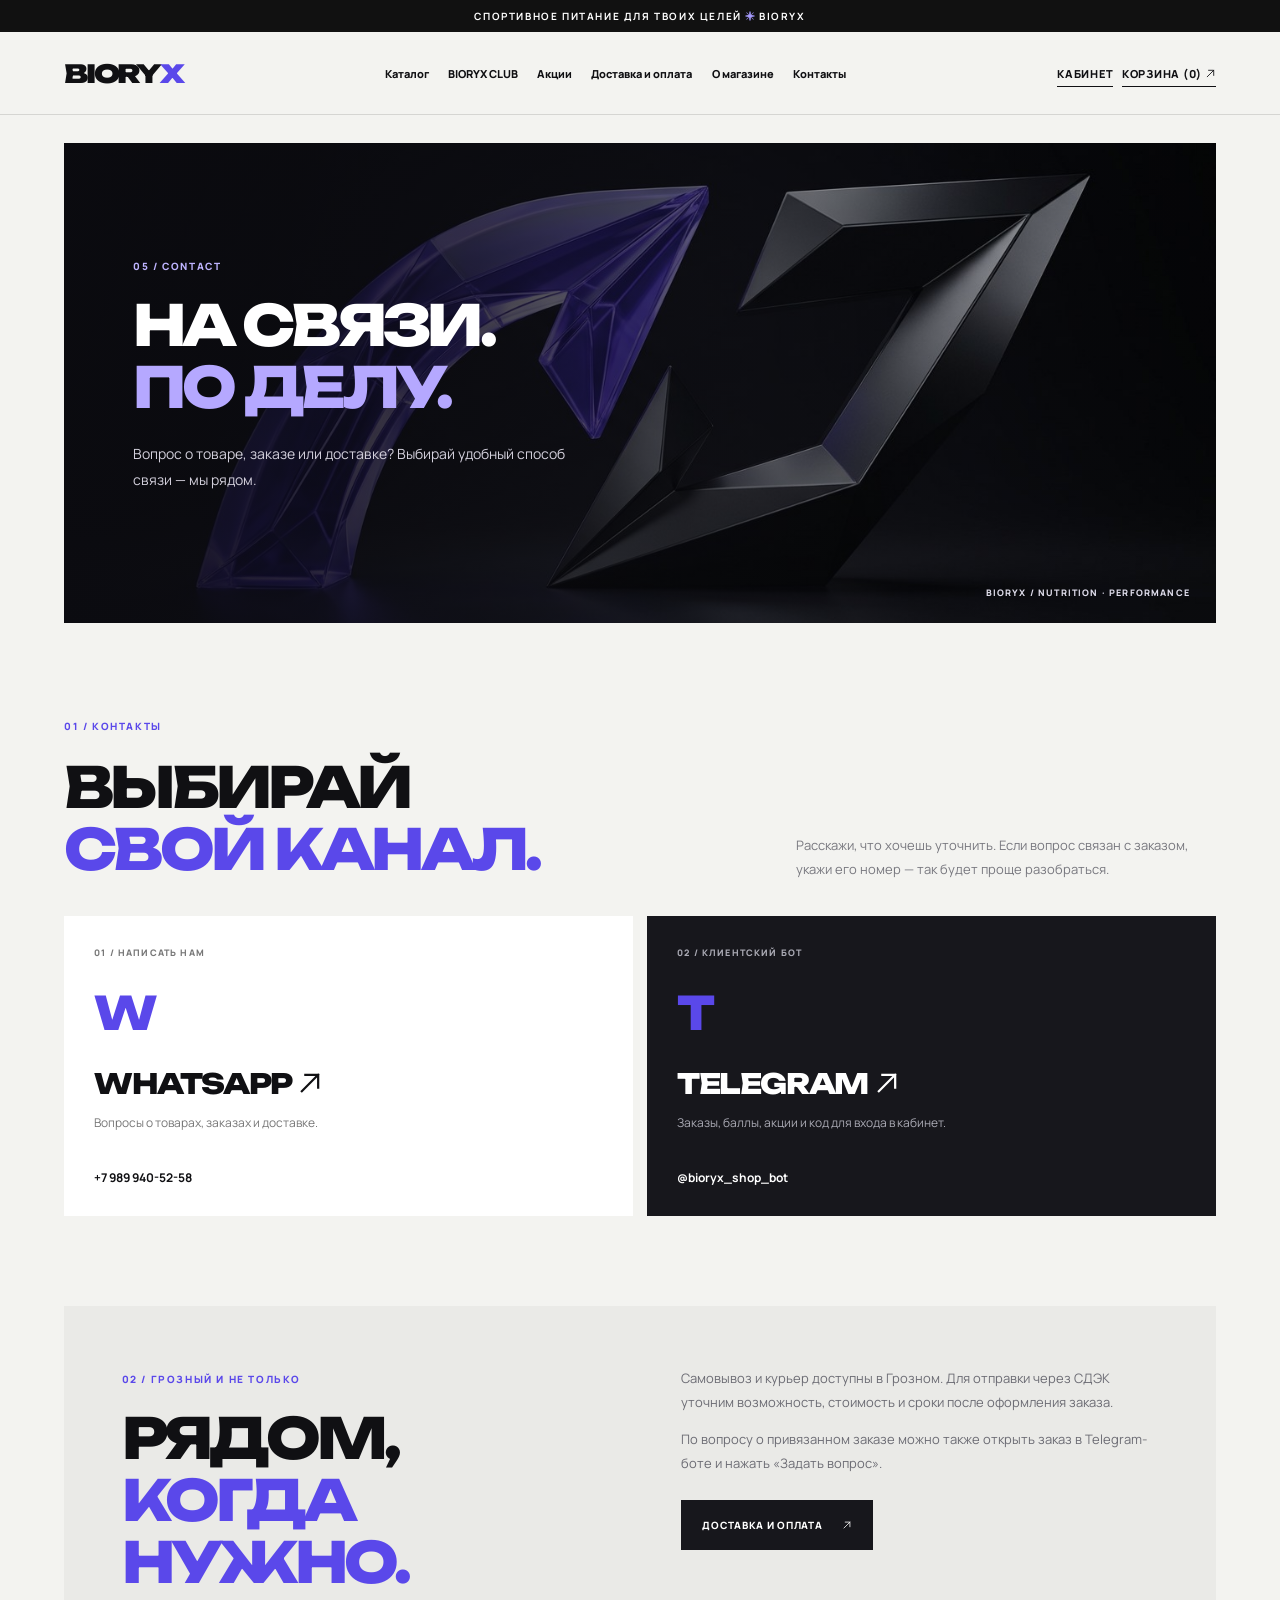
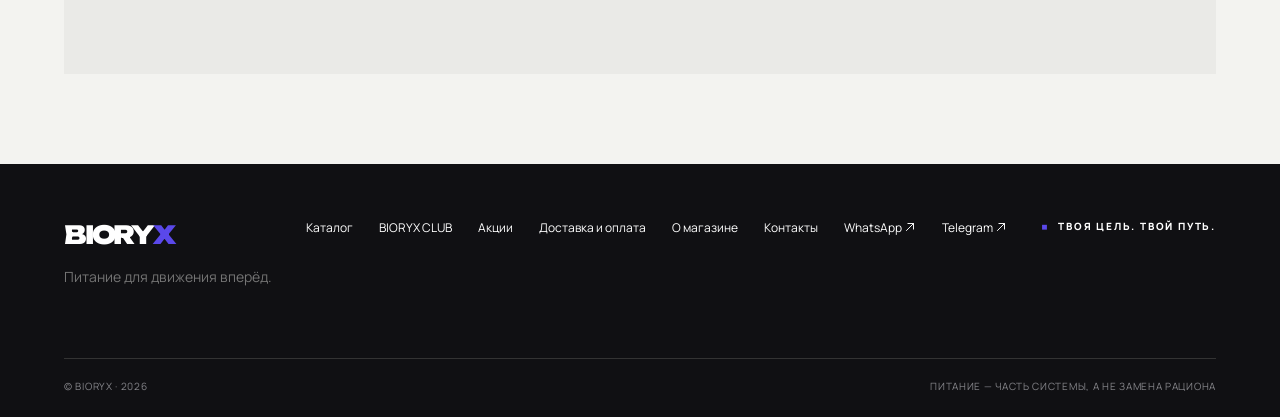
<file: contacts.html>
<!doctype html><html lang="ru"><head><meta charset="utf-8"><meta name="viewport" content="width=device-width,initial-scale=1"><meta name="description" content="BIORYX — спортивное питание для твоих целей."><title>Контакты — BIORYX</title><link rel="stylesheet" href="assets/style.css?v=product6"></head><body><div class="topline">СПОРТИВНОЕ ПИТАНИЕ ДЛЯ ТВОИХ ЦЕЛЕЙ <b>✳</b> BIORYX</div><header class="wrap header"><a class="logo" href="index.html" aria-label="BIORYX — главная">BIORY<i>X</i></a><nav aria-label="Основная навигация"><a href="catalog.html">Каталог</a><a href="club.html">BIORYX CLUB</a><a href="promos.html">Акции</a><a href="delivery.html">Доставка и оплата</a><a href="about.html">О магазине</a><a href="contacts.html">Контакты</a></nav><div class="head-right"><a href="account.html">КАБИНЕТ</a> &nbsp; <a href="cart.html">КОРЗИНА (<span data-cart-count>0</span>) ↗</a></div><button class="menu-button" aria-label="Открыть меню" aria-expanded="false">☰</button></header><div class="mobile-menu"><a href="account.html">Личный кабинет</a><a href="catalog.html">Каталог</a><a href="club.html">BIORYX CLUB</a><a href="promos.html">Акции</a><a href="delivery.html">Доставка и оплата</a><a href="about.html">О магазине</a><a href="contacts.html">Контакты</a></div><main class="editorial-page"><div class="wrap editorial-wrap"><section class="editorial-hero"><img src="assets/contact-visual.jpg" alt="" fetchpriority="high"><div class="editorial-overlay"></div><div class="editorial-hero-content"><div class="editorial-kicker">05 / CONTACT</div><h1>НА СВЯЗИ.<br><em>ПО ДЕЛУ.</em></h1><p>Вопрос о товаре, заказе или доставке? Выбирай удобный способ связи — мы рядом.</p></div><div class="editorial-index">BIORYX / NUTRITION · PERFORMANCE</div></section><section class="brand-section"><div class="brand-section-head"><div><span class="editorial-label">01 / КОНТАКТЫ</span><h2>ВЫБИРАЙ<br><em>СВОЙ КАНАЛ.</em></h2></div><p>Расскажи, что хочешь уточнить. Если вопрос связан с заказом, укажи его номер — так будет проще разобраться.</p></div><div class="contact-cards"><a href="https://wa.me/79899405258" target="_blank" rel="noopener noreferrer" class="contact-card"><span>01 / НАПИСАТЬ НАМ</span><div class="contact-card-icon">W</div><h3>WHATSAPP ↗</h3><p>Вопросы о товарах, заказах и доставке.</p><strong>+7 989 940-52-58</strong></a><a href="https://t.me/bioryx_shop_bot" target="_blank" rel="noopener noreferrer" class="contact-card contact-card-dark"><span>02 / КЛИЕНТСКИЙ БОТ</span><div class="contact-card-icon">T</div><h3>TELEGRAM ↗</h3><p>Заказы, баллы, акции и код для входа в кабинет.</p><strong>@bioryx_shop_bot</strong></a></div></section><section class="brand-section brand-surface brand-split"><div><span class="editorial-label">02 / ГРОЗНЫЙ И НЕ ТОЛЬКО</span><h2>РЯДОМ,<br><em>КОГДА НУЖНО.</em></h2></div><div><p>Самовывоз и курьер доступны в Грозном. Для отправки через СДЭК уточним возможность, стоимость и сроки после оформления заказа.</p><p>По вопросу о привязанном заказе можно также открыть заказ в Telegram-боте и нажать «Задать вопрос».</p><a class="brand-button brand-button-dark" href="delivery.html">ДОСТАВКА И ОПЛАТА <span>↗</span></a></div></section></div></main><footer class="footer"><div class="wrap"><div class="foot-grid"><div><a class="logo" href="index.html">BIORY<i>X</i></a><p class="muted">Питание для движения вперёд.</p></div><div class="foot-links"><a href="catalog.html">Каталог</a><a href="club.html">BIORYX CLUB</a><a href="promos.html">Акции</a><a href="delivery.html">Доставка и оплата</a><a href="about.html">О магазине</a><a href="contacts.html">Контакты</a><a href="https://wa.me/79899405258" target="_blank" rel="noopener noreferrer">WhatsApp ↗</a><a href="https://t.me/bioryx_shop_bot" target="_blank" rel="noopener noreferrer">Telegram ↗</a></div><div class="eyebrow">ТВОЯ ЦЕЛЬ. ТВОЙ ПУТЬ.</div></div><div class="foot-bottom"><span>© BIORYX · 2026</span><span>ПИТАНИЕ — ЧАСТЬ СИСТЕМЫ, А НЕ ЗАМЕНА РАЦИОНА</span></div></div></footer><script src="assets/config.js" defer></script><script src="assets/app.js?v=images7" defer></script><script src="assets/icons.js?v=brand5" defer></script></body></html>
</file>
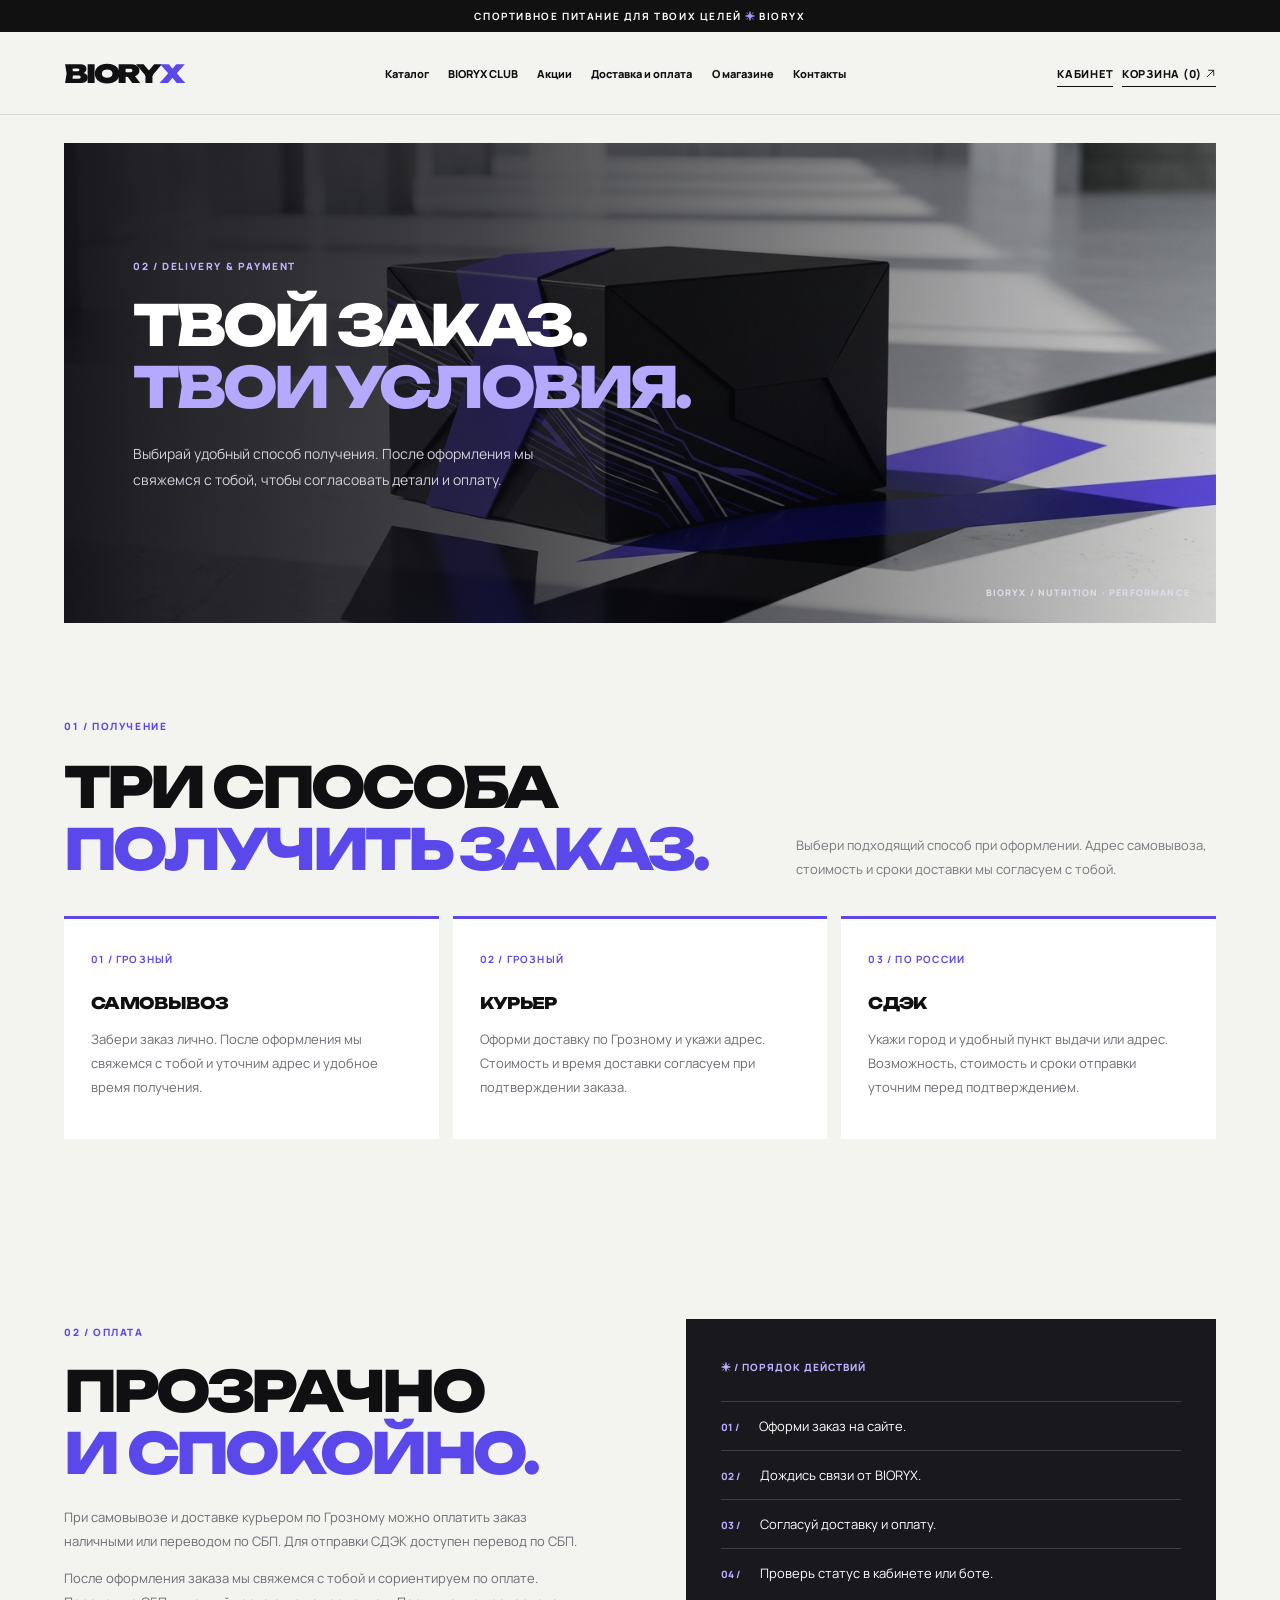
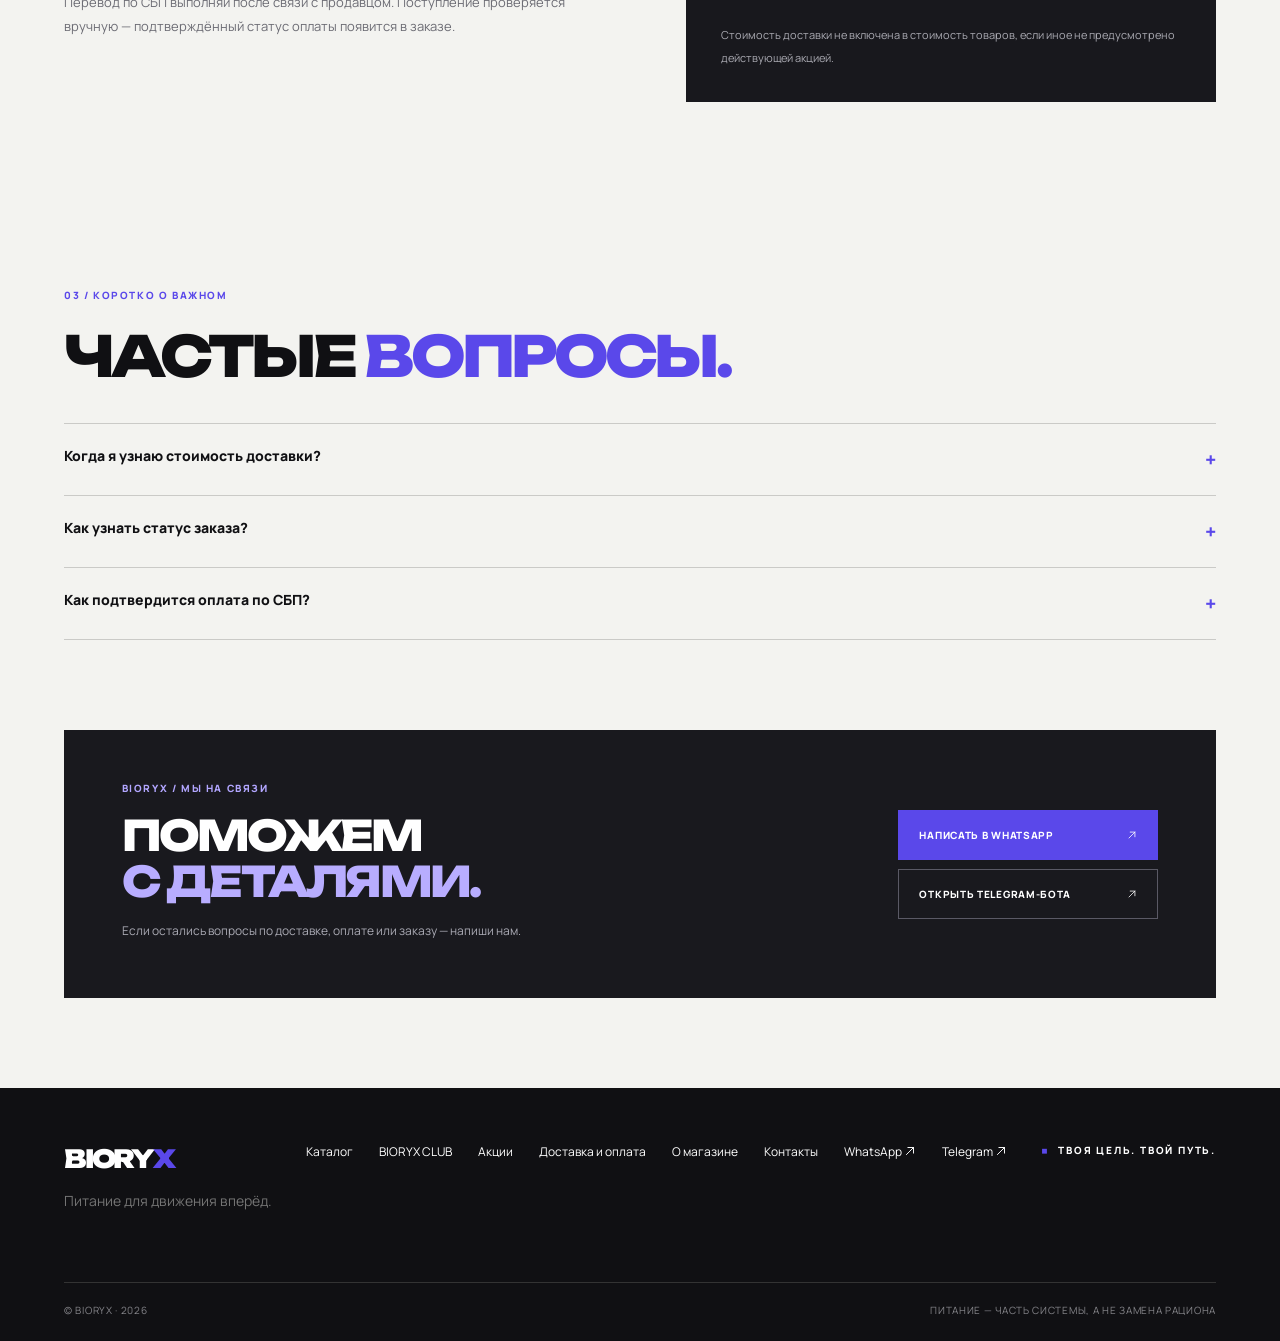
<file: delivery.html>
<!doctype html><html lang="ru"><head><meta charset="utf-8"><meta name="viewport" content="width=device-width,initial-scale=1"><meta name="description" content="BIORYX — спортивное питание для твоих целей."><title>Доставка и оплата — BIORYX</title><link rel="stylesheet" href="assets/style.css?v=product6"></head><body><div class="topline">СПОРТИВНОЕ ПИТАНИЕ ДЛЯ ТВОИХ ЦЕЛЕЙ <b>✳</b> BIORYX</div><header class="wrap header"><a class="logo" href="index.html" aria-label="BIORYX — главная">BIORY<i>X</i></a><nav aria-label="Основная навигация"><a href="catalog.html">Каталог</a><a href="club.html">BIORYX CLUB</a><a href="promos.html">Акции</a><a href="delivery.html">Доставка и оплата</a><a href="about.html">О магазине</a><a href="contacts.html">Контакты</a></nav><div class="head-right"><a href="account.html">КАБИНЕТ</a> &nbsp; <a href="cart.html">КОРЗИНА (<span data-cart-count>0</span>) ↗</a></div><button class="menu-button" aria-label="Открыть меню" aria-expanded="false">☰</button></header><div class="mobile-menu"><a href="account.html">Личный кабинет</a><a href="catalog.html">Каталог</a><a href="club.html">BIORYX CLUB</a><a href="promos.html">Акции</a><a href="delivery.html">Доставка и оплата</a><a href="about.html">О магазине</a><a href="contacts.html">Контакты</a></div><main class="editorial-page"><div class="wrap editorial-wrap"><section class="editorial-hero"><img src="assets/delivery-visual.jpg" alt="" fetchpriority="high"><div class="editorial-overlay"></div><div class="editorial-hero-content"><div class="editorial-kicker">02 / DELIVERY & PAYMENT</div><h1>ТВОЙ ЗАКАЗ.<br><em>ТВОИ УСЛОВИЯ.</em></h1><p>Выбирай удобный способ получения. После оформления мы свяжемся с тобой, чтобы согласовать детали и оплату.</p></div><div class="editorial-index">BIORYX / NUTRITION · PERFORMANCE</div></section><section class="brand-section"><div class="brand-section-head"><div><span class="editorial-label">01 / ПОЛУЧЕНИЕ</span><h2>ТРИ СПОСОБА<br><em>ПОЛУЧИТЬ ЗАКАЗ.</em></h2></div><p>Выбери подходящий способ при оформлении. Адрес самовывоза, стоимость и сроки доставки мы согласуем с тобой.</p></div><div class="brand-steps delivery-cards"><article><b>01 / ГРОЗНЫЙ</b><h3>САМОВЫВОЗ</h3><p>Забери заказ лично. После оформления мы свяжемся с тобой и уточним адрес и удобное время получения.</p></article><article><b>02 / ГРОЗНЫЙ</b><h3>КУРЬЕР</h3><p>Оформи доставку по Грозному и укажи адрес. Стоимость и время доставки согласуем при подтверждении заказа.</p></article><article><b>03 / ПО РОССИИ</b><h3>СДЭК</h3><p>Укажи город и удобный пункт выдачи или адрес. Возможность, стоимость и сроки отправки уточним перед подтверждением.</p></article></div></section><section class="brand-split brand-section"><div><span class="editorial-label">02 / ОПЛАТА</span><h2>ПРОЗРАЧНО<br><em>И СПОКОЙНО.</em></h2><p>При самовывозе и доставке курьером по Грозному можно оплатить заказ наличными или переводом по СБП. Для отправки СДЭК доступен перевод по СБП.</p><p>После оформления заказа мы свяжемся с тобой и сориентируем по оплате. Перевод по СБП выполняй после связи с продавцом. Поступление проверяется вручную — подтверждённый статус оплаты появится в заказе.</p></div><div class="brand-dark-note"><span>✳ / ПОРЯДОК ДЕЙСТВИЙ</span><ol><li>Оформи заказ на сайте.</li><li>Дождись связи от BIORYX.</li><li>Согласуй доставку и оплату.</li><li>Проверь статус в кабинете или боте.</li></ol><small>Стоимость доставки не включена в стоимость товаров, если иное не предусмотрено действующей акцией.</small></div></section><section class="brand-section brand-faq"><div class="brand-section-head"><div><span class="editorial-label">03 / КОРОТКО О ВАЖНОМ</span><h2>ЧАСТЫЕ <em>ВОПРОСЫ.</em></h2></div></div><details><summary>Когда я узнаю стоимость доставки?</summary><p>После оформления мы уточним адрес или пункт выдачи, доступность способа и стоимость. Условия бесплатной доставки по промокоду отображаются в корзине и заказе.</p></details><details><summary>Как узнать статус заказа?</summary><p>Войди в личный кабинет до оформления. Привязанный заказ можно посмотреть в кабинете и клиентском Telegram-боте. Заказы, оформленные гостем ранее, автоматически не привязываются.</p></details><details><summary>Как подтвердится оплата по СБП?</summary><p>После перевода продавец вручную проверяет поступление и отмечает оплату. Сам перевод и возврат денег не выполняются автоматически при изменении статуса на сайте.</p></details></section><section class="brand-contact-band"><div><span class="editorial-kicker">BIORYX / МЫ НА СВЯЗИ</span><h2>ПОМОЖЕМ<br><em>С ДЕТАЛЯМИ.</em></h2><p>Если остались вопросы по доставке, оплате или заказу — напиши нам.</p></div><div class="brand-contact-actions"><a class="brand-button brand-button-primary" href="https://wa.me/79899405258" target="_blank" rel="noopener noreferrer">НАПИСАТЬ В WHATSAPP <span>↗</span></a><a class="brand-button brand-button-outline" href="https://t.me/bioryx_shop_bot" target="_blank" rel="noopener noreferrer">ОТКРЫТЬ TELEGRAM-БОТА <span>↗</span></a></div></section></div></main><footer class="footer"><div class="wrap"><div class="foot-grid"><div><a class="logo" href="index.html">BIORY<i>X</i></a><p class="muted">Питание для движения вперёд.</p></div><div class="foot-links"><a href="catalog.html">Каталог</a><a href="club.html">BIORYX CLUB</a><a href="promos.html">Акции</a><a href="delivery.html">Доставка и оплата</a><a href="about.html">О магазине</a><a href="contacts.html">Контакты</a><a href="https://wa.me/79899405258" target="_blank" rel="noopener noreferrer">WhatsApp ↗</a><a href="https://t.me/bioryx_shop_bot" target="_blank" rel="noopener noreferrer">Telegram ↗</a></div><div class="eyebrow">ТВОЯ ЦЕЛЬ. ТВОЙ ПУТЬ.</div></div><div class="foot-bottom"><span>© BIORYX · 2026</span><span>ПИТАНИЕ — ЧАСТЬ СИСТЕМЫ, А НЕ ЗАМЕНА РАЦИОНА</span></div></div></footer><script src="assets/config.js" defer></script><script src="assets/app.js?v=images7" defer></script><script src="assets/icons.js?v=brand5" defer></script></body></html>
</file>
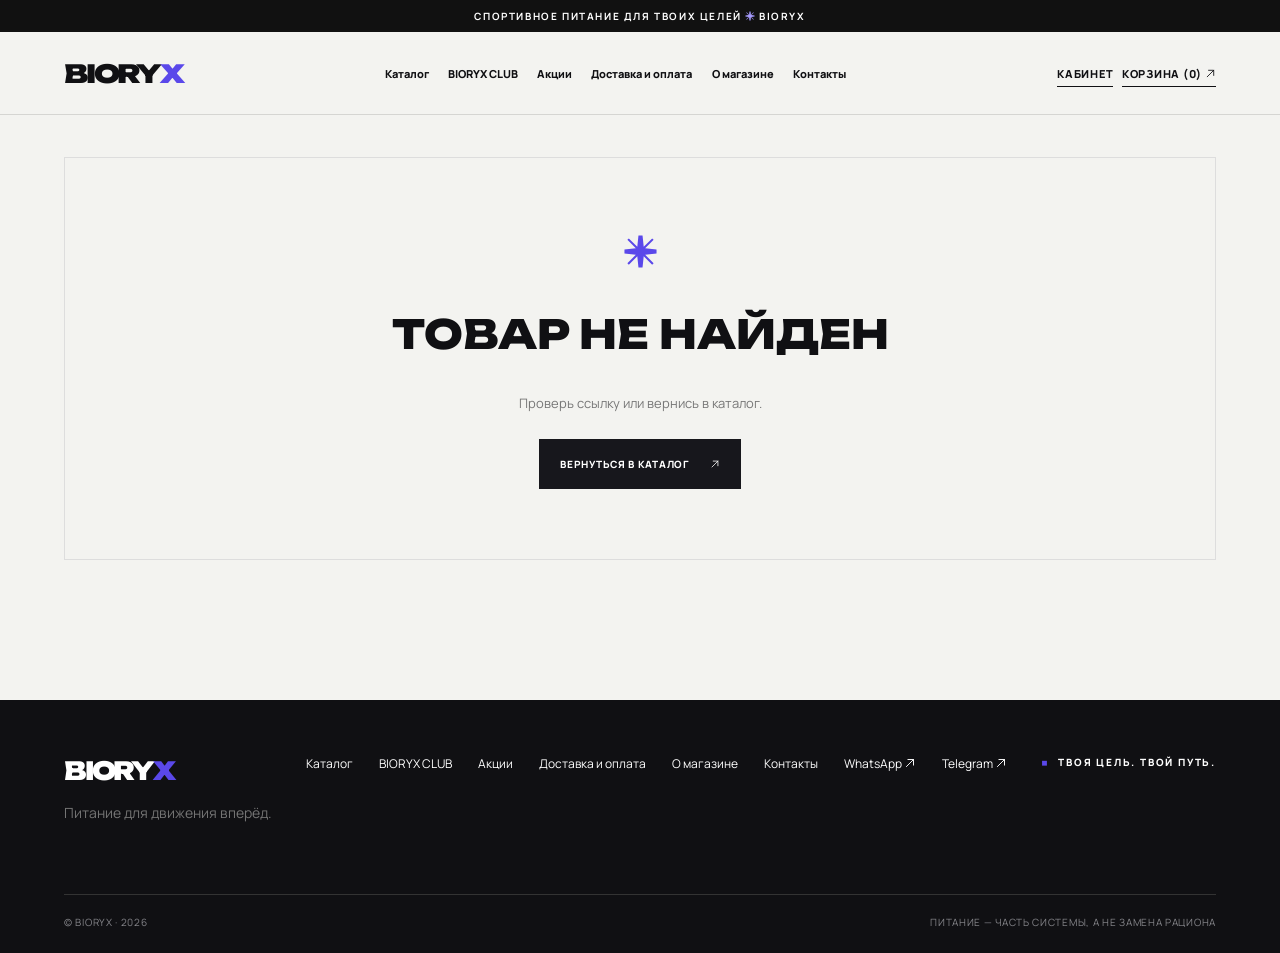
<file: product.html>
<!doctype html><html lang="ru"><head><meta charset="utf-8"><meta name="viewport" content="width=device-width,initial-scale=1"><meta name="description" content="BIORYX — спортивное питание для твоих целей."><title>Товар — BIORYX</title><link rel="stylesheet" href="assets/style.css?v=product6"></head><body><div class="topline">СПОРТИВНОЕ ПИТАНИЕ ДЛЯ ТВОИХ ЦЕЛЕЙ <b>✳</b> BIORYX</div><header class="wrap header"><a class="logo" href="index.html" aria-label="BIORYX — главная">BIORY<i>X</i></a><nav aria-label="Основная навигация"><a href="catalog.html">Каталог</a><a href="club.html">BIORYX CLUB</a><a href="promos.html">Акции</a><a href="delivery.html">Доставка и оплата</a><a href="about.html">О магазине</a><a href="contacts.html">Контакты</a></nav><div class="head-right"><a href="account.html">КАБИНЕТ</a> &nbsp; <a href="cart.html">КОРЗИНА (<span data-cart-count>0</span>) ↗</a></div><button class="menu-button" aria-label="Открыть меню" aria-expanded="false">☰</button></header><div class="mobile-menu"><a href="account.html">Личный кабинет</a><a href="catalog.html">Каталог</a><a href="club.html">BIORYX CLUB</a><a href="promos.html">Акции</a><a href="delivery.html">Доставка и оплата</a><a href="about.html">О магазине</a><a href="contacts.html">Контакты</a></div><main><section class="wrap product-page"><div id="product-root"><p class="muted">Загружаем товар…</p></div></section></main><footer class="footer"><div class="wrap"><div class="foot-grid"><div><a class="logo" href="index.html">BIORY<i>X</i></a><p class="muted">Питание для движения вперёд.</p></div><div class="foot-links"><a href="catalog.html">Каталог</a><a href="club.html">BIORYX CLUB</a><a href="promos.html">Акции</a><a href="delivery.html">Доставка и оплата</a><a href="about.html">О магазине</a><a href="contacts.html">Контакты</a><a href="https://wa.me/79899405258" target="_blank" rel="noopener noreferrer">WhatsApp ↗</a><a href="https://t.me/bioryx_shop_bot" target="_blank" rel="noopener noreferrer">Telegram ↗</a></div><div class="eyebrow">ТВОЯ ЦЕЛЬ. ТВОЙ ПУТЬ.</div></div><div class="foot-bottom"><span>© BIORYX · 2026</span><span>ПИТАНИЕ — ЧАСТЬ СИСТЕМЫ, А НЕ ЗАМЕНА РАЦИОНА</span></div></div></footer><script src="assets/config.js" defer></script><script src="assets/app.js?v=images7" defer></script><script src="assets/product.js?v=images7" defer></script><script src="assets/icons.js?v=brand5" defer></script></body></html>
</file>
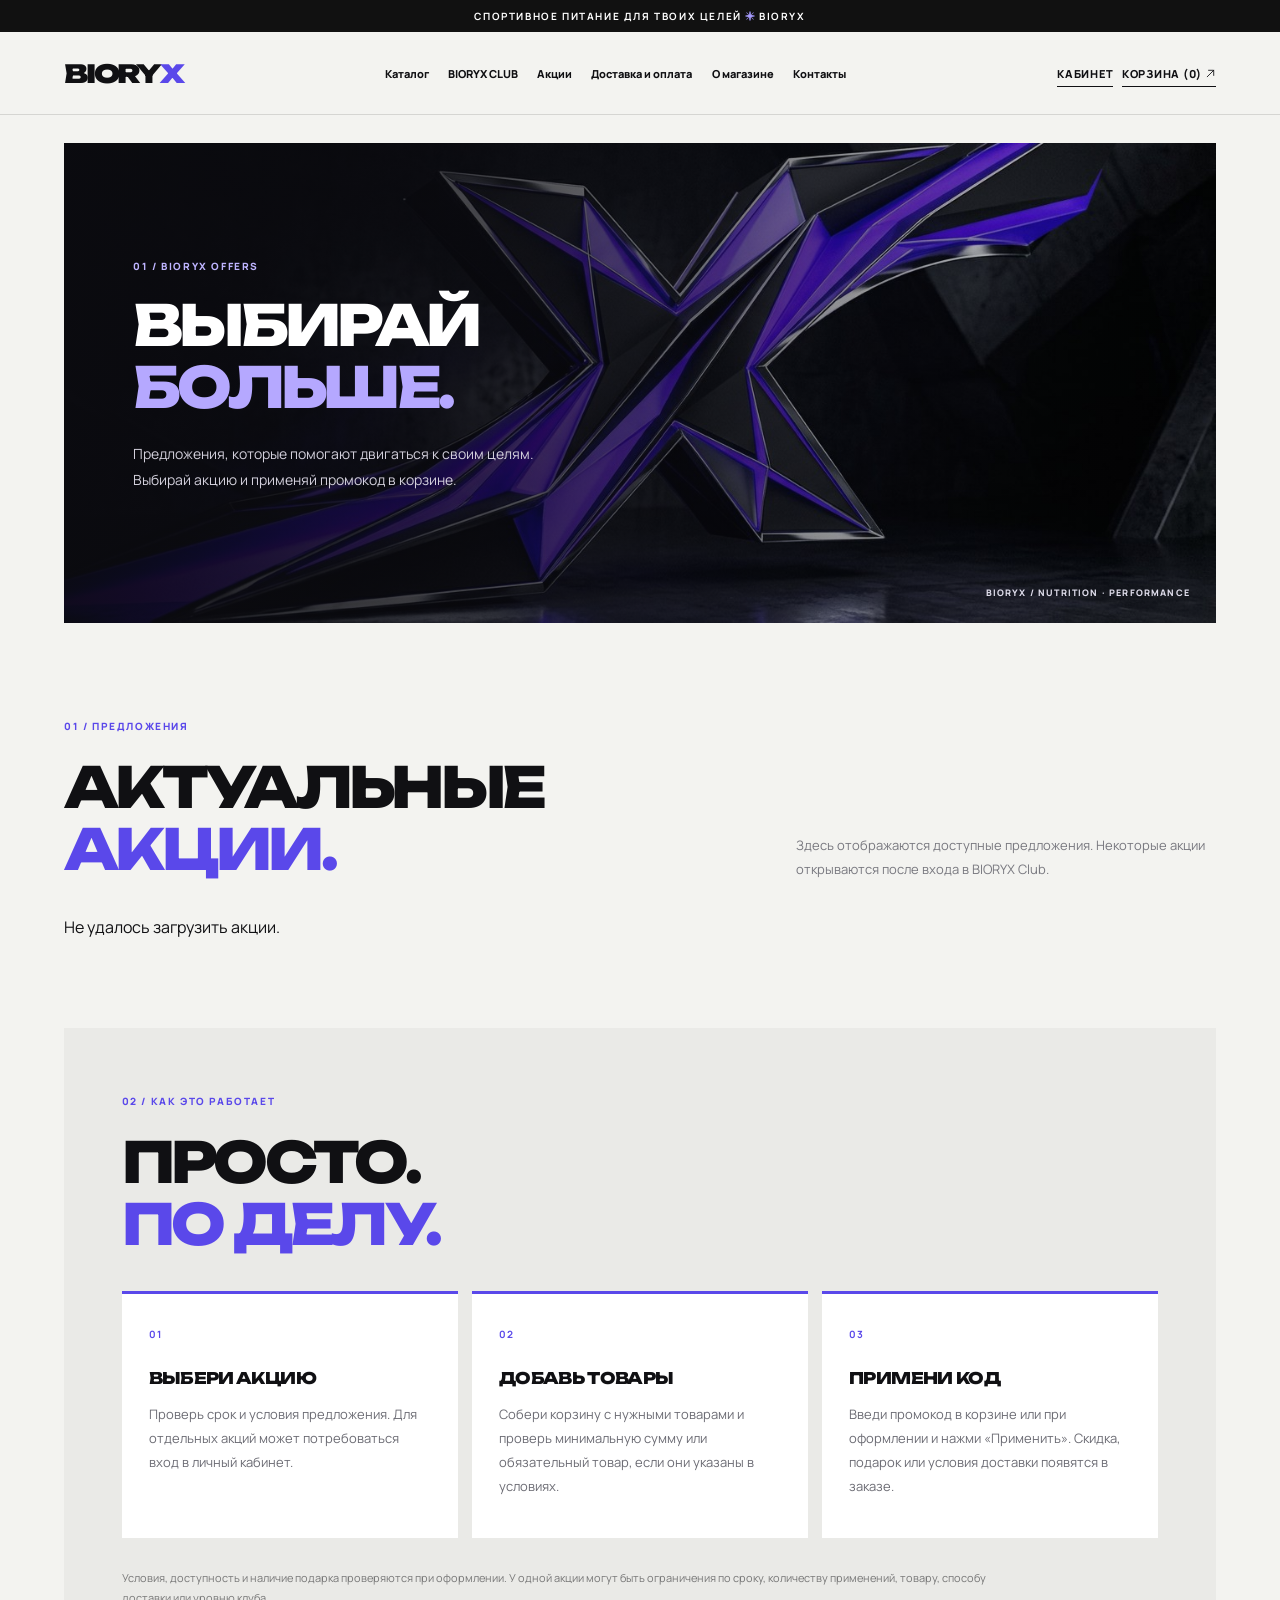
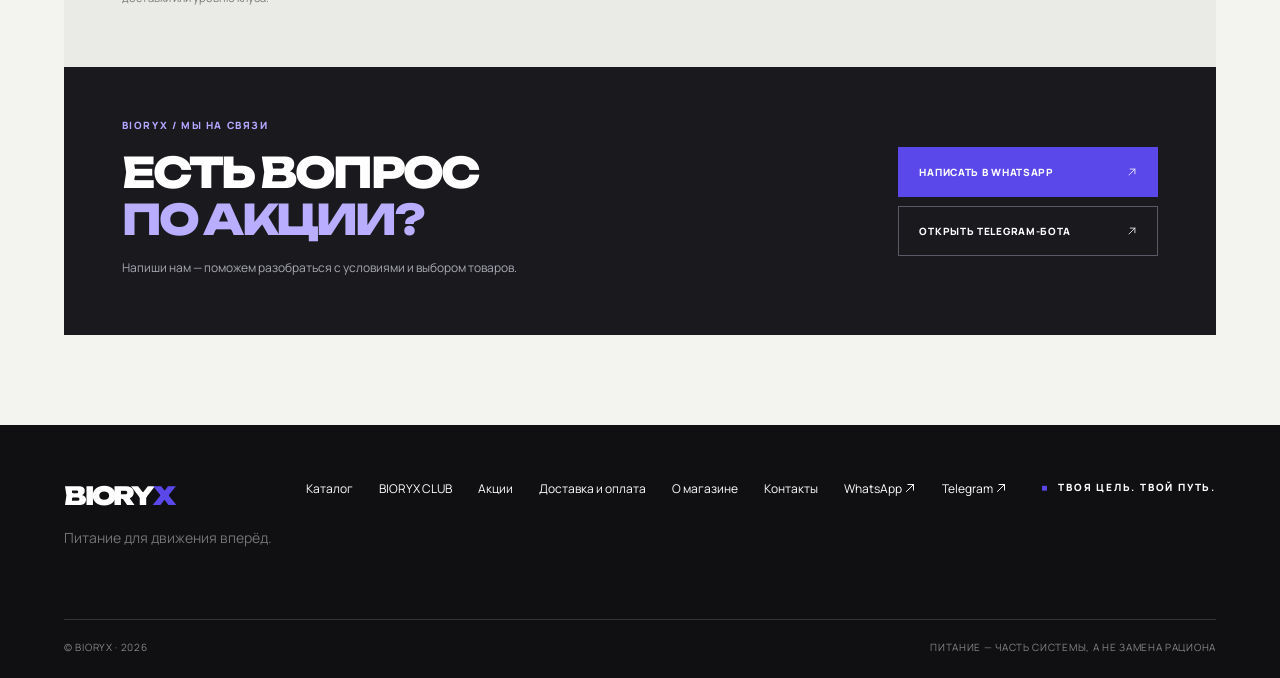
<file: promos.html>
<!doctype html><html lang="ru"><head><meta charset="utf-8"><meta name="viewport" content="width=device-width,initial-scale=1"><meta name="description" content="BIORYX — спортивное питание для твоих целей."><title>Акции — BIORYX</title><link rel="stylesheet" href="assets/style.css?v=product6"></head><body><div class="topline">СПОРТИВНОЕ ПИТАНИЕ ДЛЯ ТВОИХ ЦЕЛЕЙ <b>✳</b> BIORYX</div><header class="wrap header"><a class="logo" href="index.html" aria-label="BIORYX — главная">BIORY<i>X</i></a><nav aria-label="Основная навигация"><a href="catalog.html">Каталог</a><a href="club.html">BIORYX CLUB</a><a href="promos.html">Акции</a><a href="delivery.html">Доставка и оплата</a><a href="about.html">О магазине</a><a href="contacts.html">Контакты</a></nav><div class="head-right"><a href="account.html">КАБИНЕТ</a> &nbsp; <a href="cart.html">КОРЗИНА (<span data-cart-count>0</span>) ↗</a></div><button class="menu-button" aria-label="Открыть меню" aria-expanded="false">☰</button></header><div class="mobile-menu"><a href="account.html">Личный кабинет</a><a href="catalog.html">Каталог</a><a href="club.html">BIORYX CLUB</a><a href="promos.html">Акции</a><a href="delivery.html">Доставка и оплата</a><a href="about.html">О магазине</a><a href="contacts.html">Контакты</a></div><main class="editorial-page"><div class="wrap editorial-wrap"><section class="editorial-hero"><img src="assets/promo-visual.jpg" alt="" fetchpriority="high"><div class="editorial-overlay"></div><div class="editorial-hero-content"><div class="editorial-kicker">01 / BIORYX OFFERS</div><h1>ВЫБИРАЙ<br><em>БОЛЬШЕ.</em></h1><p>Предложения, которые помогают двигаться к своим целям. Выбирай акцию и применяй промокод в корзине.</p></div><div class="editorial-index">BIORYX / NUTRITION · PERFORMANCE</div></section><section class="brand-section"><div class="brand-section-head"><div><span class="editorial-label">01 / ПРЕДЛОЖЕНИЯ</span><h2>АКТУАЛЬНЫЕ <em>АКЦИИ.</em></h2></div><p>Здесь отображаются доступные предложения. Некоторые акции открываются после входа в BIORYX Club.</p></div><div id="promos" class="brand-promo-grid"><p class="muted">Загружаем предложения…</p></div></section><section class="brand-section brand-surface"><div class="brand-section-head"><div><span class="editorial-label">02 / КАК ЭТО РАБОТАЕТ</span><h2>ПРОСТО.<br><em>ПО ДЕЛУ.</em></h2></div></div><div class="brand-steps"><article><b>01</b><h3>ВЫБЕРИ АКЦИЮ</h3><p>Проверь срок и условия предложения. Для отдельных акций может потребоваться вход в личный кабинет.</p></article><article><b>02</b><h3>ДОБАВЬ ТОВАРЫ</h3><p>Собери корзину с нужными товарами и проверь минимальную сумму или обязательный товар, если они указаны в условиях.</p></article><article><b>03</b><h3>ПРИМЕНИ КОД</h3><p>Введи промокод в корзине или при оформлении и нажми «Применить». Скидка, подарок или условия доставки появятся в заказе.</p></article></div><p class="brand-fine">Условия, доступность и наличие подарка проверяются при оформлении. У одной акции могут быть ограничения по сроку, количеству применений, товару, способу доставки или уровню клуба.</p></section><section class="brand-contact-band"><div><span class="editorial-kicker">BIORYX / МЫ НА СВЯЗИ</span><h2>ЕСТЬ ВОПРОС<br><em>ПО АКЦИИ?</em></h2><p>Напиши нам — поможем разобраться с условиями и выбором товаров.</p></div><div class="brand-contact-actions"><a class="brand-button brand-button-primary" href="https://wa.me/79899405258" target="_blank" rel="noopener noreferrer">НАПИСАТЬ В WHATSAPP <span>↗</span></a><a class="brand-button brand-button-outline" href="https://t.me/bioryx_shop_bot" target="_blank" rel="noopener noreferrer">ОТКРЫТЬ TELEGRAM-БОТА <span>↗</span></a></div></section></div></main><footer class="footer"><div class="wrap"><div class="foot-grid"><div><a class="logo" href="index.html">BIORY<i>X</i></a><p class="muted">Питание для движения вперёд.</p></div><div class="foot-links"><a href="catalog.html">Каталог</a><a href="club.html">BIORYX CLUB</a><a href="promos.html">Акции</a><a href="delivery.html">Доставка и оплата</a><a href="about.html">О магазине</a><a href="contacts.html">Контакты</a><a href="https://wa.me/79899405258" target="_blank" rel="noopener noreferrer">WhatsApp ↗</a><a href="https://t.me/bioryx_shop_bot" target="_blank" rel="noopener noreferrer">Telegram ↗</a></div><div class="eyebrow">ТВОЯ ЦЕЛЬ. ТВОЙ ПУТЬ.</div></div><div class="foot-bottom"><span>© BIORYX · 2026</span><span>ПИТАНИЕ — ЧАСТЬ СИСТЕМЫ, А НЕ ЗАМЕНА РАЦИОНА</span></div></div></footer><script src="assets/config.js" defer></script><script src="assets/app.js?v=images7" defer></script><script src="assets/icons.js?v=brand5" defer></script></body></html>
</file>
<file: assets/style.css>
@import url('https://fonts.googleapis.com/css2?family=Manrope:wght@400;500;600;700;800&family=Unbounded:wght@500;600;700;800;900&display=swap');
:root{--ink:#101013;--purple:#5a48ea;--paper:#f3f3f0;--line:#d5d5d2}*{box-sizing:border-box}html{scroll-behavior:smooth}body{margin:0;background:var(--paper);color:var(--ink);font-family:Manrope,Arial,sans-serif}a{color:inherit;text-decoration:none}button,input{font:inherit}button{cursor:pointer}.wrap{max-width:1440px;margin:auto;padding:0 5%}.topline{background:#111;color:#fff;text-align:center;font-size:10px;font-weight:700;letter-spacing:.16em;padding:9px}.topline b{color:#a69bff}.header{height:83px;display:flex;align-items:center;justify-content:space-between;gap:25px;border-bottom:1px solid var(--line)}.logo{font-family:Unbounded,Arial,sans-serif;font-size:25px;font-weight:900;letter-spacing:-.09em;transform:scaleX(1.08);transform-origin:left}.logo i{font-style:normal;color:var(--purple)}nav{display:flex;align-items:center;gap:35px;font-size:12px;font-weight:800}nav a:hover,.footer a:hover{color:var(--purple)}.head-right{font-size:11px;font-weight:800;letter-spacing:.07em}.head-right a{border-bottom:1px solid;padding-bottom:5px}.hero{padding-top:38px}.meta{display:flex;justify-content:space-between;gap:15px;font-size:10px;font-weight:800;letter-spacing:.14em;text-transform:uppercase}.meta span:last-child{color:#777}.hero-grid{display:grid;grid-template-columns:1fr 1fr;min-height:590px;margin-top:28px}.hero-copy{background:#e9e9e7;position:relative;overflow:hidden;padding:55px 8% 36px;display:flex;flex-direction:column;justify-content:space-between}.hero-copy:after{content:'✳';position:absolute;color:#dcdcd9;font-size:360px;right:-70px;bottom:-135px;line-height:1}.eyebrow{font-size:10px;font-weight:800;letter-spacing:.18em;text-transform:uppercase}.eyebrow:before{content:'■';color:var(--purple);margin-right:9px}.hero h1,.page-title{font-family:Unbounded,Arial,sans-serif;letter-spacing:-.065em;line-height:1.06;font-size:clamp(45px,5.3vw,80px);margin:40px 0 25px;font-weight:800}.hero h1 em{color:var(--purple);font-style:normal}.hero-copy p{font-size:15px;line-height:1.75;color:#555;max-width:375px}.hero-copy>*{z-index:1}.btn{display:inline-flex;align-items:center;justify-content:space-between;gap:30px;background:#111;color:white;padding:18px 21px;font-size:11px;letter-spacing:.07em;font-weight:800;text-transform:uppercase;border:1px solid #111}.btn:hover{background:var(--purple);border-color:var(--purple)}.hero-bottom{display:flex;align-items:end;gap:20px;justify-content:space-between}.serial{font-size:10px;line-height:1.6;color:#777;letter-spacing:.08em}.hero-image{position:relative;background:#18171d url('hero.png') center/cover no-repeat;overflow:hidden}.hero-image:after{content:'BIORYX / PERFORMANCE NUTRITION';position:absolute;bottom:25px;left:28px;color:#fff;font-size:9px;letter-spacing:.2em}.image-tag{position:absolute;right:25px;top:25px;color:#fff;border:1px solid #ffffff75;padding:10px;font-size:9px;letter-spacing:.15em}.ticker{overflow:hidden;background:var(--purple);color:#fff;margin-top:16px;padding:14px 0;white-space:nowrap;font-family:Unbounded,Arial,sans-serif;font-size:11px;letter-spacing:.1em}.ticker span{margin-right:35px}.section{padding:115px 0}.section-head{display:flex;justify-content:space-between;align-items:end;gap:30px;margin-bottom:40px}.section h2,.page h1,.feature h2{font-family:Unbounded,Arial,sans-serif;letter-spacing:-.06em;line-height:1.13;font-size:clamp(33px,4vw,58px);margin:20px 0}.muted{color:#747474;font-size:14px;line-height:1.8}.small-link{font-size:11px;font-weight:800;letter-spacing:.08em;text-transform:uppercase;border-bottom:1px solid;padding-bottom:7px;white-space:nowrap}.category-grid{display:grid;grid-template-columns:repeat(3,1fr);gap:12px}.cat{min-height:285px;background:#e5e5e3;padding:25px;display:flex;flex-direction:column;justify-content:space-between;position:relative;overflow:hidden}.cat:nth-child(2){background:#17171a;color:#fff}.cat:nth-child(3){background:#d9d5fb}.cat .shape{position:absolute;right:15px;top:25px;font-family:Unbounded,sans-serif;font-size:120px;font-weight:900;line-height:1;color:#ccc;opacity:.55}.cat:nth-child(2) .shape{color:#5a48ea}.cat:nth-child(3) .shape{color:#a69ef4}.cat h3{font-family:Unbounded,sans-serif;font-size:20px;letter-spacing:-.05em;margin:0 0 8px;position:relative}.cat p{font-size:12px;position:relative}.cat .num{font-size:10px;letter-spacing:.1em;position:relative}.feature{background:#111;color:white;padding:70px 5%;display:grid;grid-template-columns:1fr 1fr;gap:50px;position:relative;overflow:hidden}.feature:after{content:'X';font:900 390px/1 Unbounded,Arial,sans-serif;color:#242329;position:absolute;right:-15px;bottom:-100px}.feature>*{z-index:1}.feature h2 em{color:#a399ff;font-style:normal}.feature p{color:#aaa;line-height:1.8;max-width:410px}.feature .btn{background:#fff;color:#111;border-color:#fff;margin-top:15px}.feature .btn:hover{background:#a399ff}.feature-side{display:flex;flex-direction:column;justify-content:end}.feature-side div{border-top:1px solid #444;padding:20px 0;font-size:13px}.feature-side span{color:#a399ff;margin-right:24px;font-size:10px}.values{display:grid;grid-template-columns:repeat(3,1fr);gap:35px}.value{border-top:1px solid #aaa;padding-top:18px}.value strong{display:block;font-family:Unbounded,sans-serif;font-size:15px;margin:25px 0 10px}.value p{color:#777;font-size:13px;line-height:1.8}.footer{background:#101013;color:white;padding:55px 0 24px}.foot-grid{display:flex;justify-content:space-between;gap:30px;flex-wrap:wrap}.foot-links{display:flex;gap:26px;flex-wrap:wrap;font-size:12px}.foot-bottom{border-top:1px solid #333;color:#85858a;font-size:10px;letter-spacing:.07em;margin-top:55px;padding-top:20px;display:flex;justify-content:space-between}.page{padding:75px 0 110px;min-height:65vh}.page h1{font-size:clamp(44px,6vw,80px)}.page-lead{max-width:610px;color:#666;line-height:1.8}.filters{display:flex;gap:8px;flex-wrap:wrap;margin:40px 0}.filter{border:1px solid #bcbcbc;background:transparent;padding:12px 17px;font-size:11px;font-weight:800}.filter.active,.filter:hover{background:#111;color:white;border-color:#111}.empty{border:1px solid #d0d0cd;padding:55px 30px;text-align:center}.empty .x{font:900 55px Unbounded,sans-serif;color:var(--purple)}.empty h2{font:700 20px Unbounded,sans-serif;letter-spacing:-.04em}.empty p{color:#777;font-size:13px;line-height:1.7}.product-grid{display:grid;grid-template-columns:repeat(3,1fr);gap:14px}.product{background:white;padding:20px}.product img{width:100%;height:270px;object-fit:contain;background:#ececea}.product h3{font:700 16px Unbounded,sans-serif}.product p{color:#666;font-size:13px}.info-grid{display:grid;grid-template-columns:1fr 1fr;gap:15px;margin-top:60px}.info-card{padding:35px;background:#e7e7e4;min-height:190px}.info-card h2{font:700 19px Unbounded,sans-serif;letter-spacing:-.04em}.info-card p{font-size:14px;line-height:1.8;color:#666}.notice{border-left:3px solid var(--purple);padding:18px 22px;background:#e7e5f9;margin-top:35px;font-size:13px;line-height:1.7}.menu-button{display:none;background:none;border:0;font-size:22px}.mobile-menu{display:none}@media(max-width:800px){nav{display:none}.menu-button{display:block}.mobile-menu.open{display:grid;gap:0;background:#111;color:#fff;padding:10px 5%}.mobile-menu a{padding:15px 0;border-bottom:1px solid #333;font-size:13px}.head-right{margin-left:auto}.header{height:70px}.hero-grid{grid-template-columns:1fr}.hero-copy{min-height:490px;padding:40px 7%}.hero-image{min-height:430px}.category-grid{grid-template-columns:1fr}.cat{min-height:210px}.feature{grid-template-columns:1fr}.values{grid-template-columns:1fr}.info-grid{grid-template-columns:1fr}.product-grid{grid-template-columns:1fr 1fr}.section{padding:75px 0}.section-head{align-items:start;flex-direction:column}.foot-links{flex-direction:column}.meta span:last-child{display:none}}@media(max-width:480px){.hero h1{font-size:43px}.hero-bottom{align-items:start;flex-direction:column}.hero-image{min-height:320px}.product-grid{grid-template-columns:1fr}.topline{font-size:9px}.foot-bottom{gap:15px;flex-direction:column}}
.buy{display:block;margin-top:18px;background:#111;color:#fff;border:0;padding:14px 16px;width:100%;font-size:11px;letter-spacing:.08em;font-weight:800;text-align:left}.buy:hover{background:var(--purple)}.cart-row{border-top:1px solid #bbb;display:flex;align-items:center;justify-content:space-between;gap:20px;padding:24px 0}.cart-row strong{font-family:Unbounded,Arial,sans-serif}.cart-actions{display:flex;align-items:center;gap:14px}.cart-actions button{border:1px solid #bbb;background:transparent;padding:9px 13px}.cart-actions button:hover:not(:disabled){background:#111;color:white}.cart-actions button:disabled{opacity:.4}.cart-total{border-top:1px solid #aaa;padding:25px 0;font:700 19px Unbounded,Arial,sans-serif}@media(max-width:600px){.cart-row{align-items:flex-start;flex-direction:column}}
.product-art{height:270px;background:#e6e6e4;display:grid;place-items:center;overflow:hidden}.product-art span{font:900 150px/1 Unbounded,Arial,sans-serif;color:#5a48ea;opacity:.85;transform:rotate(-12deg)}.product:nth-child(3n+2) .product-art{background:#17171a}.product:nth-child(3n) .product-art{background:#dbd7fc}
.checkout{max-width:650px;display:grid;gap:18px;margin-top:30px}.checkout label{display:grid;gap:8px;font-size:13px;font-weight:700}.checkout input:not([type=checkbox]),.checkout select,.checkout textarea{width:100%;padding:15px;border:1px solid #bbb;background:white;color:#111;font:inherit}.checkout textarea{min-height:90px}.checkout .check{display:flex;align-items:start;font-weight:400;line-height:1.5}.checkout .check input{margin-top:4px}.checkout button:disabled{opacity:.5}
[hidden]{display:none!important}
/* Preserve the shared horizontal gutters when sections use vertical shorthand. */
.wrap.page,.wrap.section{padding-left:max(5%, 20px);padding-right:max(5%, 20px)}
@media(max-width:800px){
  .wrap{padding-left:max(5%, 20px);padding-right:max(5%, 20px)}
  .hero h1{font-size:clamp(32px,9vw,58px);overflow-wrap:anywhere}
  .page h1{font-size:clamp(32px,8.5vw,58px);overflow-wrap:anywhere}
  .section h2,.feature h2{font-size:clamp(27px,7vw,46px);overflow-wrap:anywhere}
  .mobile-menu.open{padding-left:max(5%,20px);padding-right:max(5%,20px)}
  .topline{padding-left:20px;padding-right:20px;line-height:1.5}
  .cart-row,.info-card,.notice,.product,.checkout,.foot-grid{min-width:0;overflow-wrap:anywhere}
  .header{gap:12px}.logo{font-size:22px}.head-right{white-space:nowrap}
}
@media(max-width:600px){.head-right a[href="account.html"]{display:none}}
/* Cart / checkout — BIORYX order studio */
.shop-page{padding-top:48px!important}.shop-steps{display:flex;align-items:center;gap:16px;color:#a4a4a6;font-size:10px;font-weight:800;letter-spacing:.1em}.shop-steps .current{color:var(--purple)}.shop-heading{display:flex;justify-content:space-between;align-items:end;gap:25px;margin:48px 0 42px}.shop-heading h1{margin:16px 0;font-size:clamp(38px,5vw,72px)}.shop-heading h1 span,.summary-card h2 span{color:var(--purple)}.shop-heading .page-lead{margin:0}.shop-layout{display:grid;grid-template-columns:minmax(0,1fr) minmax(300px,370px);gap:20px;align-items:start}.shop-main,.shop-aside{min-width:0}.shop-main{display:grid;gap:18px}.shop-panel{background:#fff;border:1px solid #e6e6e3;padding:30px}.panel-head{display:flex;align-items:start;justify-content:space-between;gap:20px;border-bottom:1px solid #e8e8e7;padding-bottom:20px}.mini-label{display:block;color:#8c8c96;font-size:9px;font-weight:800;letter-spacing:.14em}.panel-head h2,.summary-card h2{font:800 20px/1.3 Unbounded,Arial,sans-serif;letter-spacing:-.05em;margin:9px 0 0}.panel-count,.step-index{font-size:10px;font-weight:800;letter-spacing:.08em;color:#8a8a91}.step-index{border:1px solid #ddd;padding:8px}.shop-item{display:grid;grid-template-columns:100px minmax(0,1fr) auto;gap:20px;align-items:center;border-bottom:1px solid #ededed;padding:20px 0}.item-image{width:100px;height:100px;background:#f1f1f0;display:grid;place-items:center;overflow:hidden}.item-image img{width:100%;height:100%;object-fit:contain}.item-image span{color:var(--purple);font-size:32px}.item-detail{min-width:0;display:grid;gap:8px}.item-detail strong{font:700 14px/1.45 Unbounded,Arial,sans-serif;overflow-wrap:anywhere}.item-detail small{color:#83838b;font-size:12px}.item-detail .item-error{color:#b33535}.item-end{text-align:right;display:grid;gap:9px;justify-items:end}.item-end>strong{font-size:14px;white-space:nowrap}.qty-control{display:flex;align-items:center;border:1px solid #dedede}.qty-control button{width:32px;height:32px;border:0;background:white;font-size:17px}.qty-control button:disabled{opacity:.3}.qty-control span{width:28px;text-align:center;font-size:12px;font-weight:700}.remove-item{border:0;background:none;color:#999;font-size:11px;text-decoration:underline}.item-qty-label{font-size:12px;color:#888}.promo-box{padding:25px 0 0}.promo-box p{color:#92929a;font-size:12px;margin:8px 0 15px}.promo-entry{display:flex;min-width:0}.promo-entry input{border:1px solid #ddd;background:#f9f9f8;padding:15px;min-width:0;flex:1;text-transform:uppercase;outline:none}.promo-entry input:focus{border-color:var(--purple)}.promo-entry button{background:#16161a;color:#fff;border:0;padding:0 19px;font-size:10px;letter-spacing:.05em;font-weight:800}.promo-entry button:hover{background:var(--purple)}.promo-entry button:disabled{opacity:.5}.promo-feedback{min-height:18px;margin-top:10px;font-size:12px;line-height:1.5;color:#777}.promo-feedback.good{color:#5a48ea}.promo-feedback.bad{color:#ad3434}.gift-line{display:flex;gap:14px;align-items:center;background:#f1efff;margin-top:18px;padding:16px;color:#302378}.gift-line>span{font-size:25px}.gift-line div{flex:1}.gift-line strong{font-size:10px;letter-spacing:.08em}.gift-line p{font-size:12px;margin:5px 0 0}.gift-line b{white-space:nowrap;font-size:13px}.summary-card{background:#17171c;color:#fff;padding:30px;position:sticky;top:20px}.summary-card .mini-label{color:#aaa5c6}.summary-card h2{font-size:24px;margin:12px 0 30px}.summary-row{display:flex;justify-content:space-between;gap:10px;padding:10px 0;font-size:12px;color:#aaaab3}.summary-row b{color:#fff;text-align:right}.summary-row.accent,.summary-row.accent b{color:#b5aaff}.shipping-benefit{color:#d1caff;background:#30294d;padding:12px;margin-top:10px;font-size:11px;line-height:1.5}.summary-total{display:grid;gap:10px;border-top:1px solid #414148;margin-top:23px;padding:23px 0}.summary-total span{font-size:10px;font-weight:800;letter-spacing:.1em;color:#a8a8af}.summary-total strong{font:800 30px Unbounded,Arial,sans-serif;letter-spacing:-.05em}.shop-primary{display:flex;align-items:center;justify-content:space-between;gap:20px;background:var(--purple);color:white;border:0;width:100%;padding:18px;font:800 10px Manrope,Arial,sans-serif;letter-spacing:.06em;text-align:left}.shop-primary:hover{background:#7664fa}.shop-primary:disabled,.shop-primary.is-disabled{opacity:.4;pointer-events:none}.summary-foot{font-size:11px;color:#aaaab3;line-height:1.7;margin:18px 0 0}.shop-message{color:#ffc6c6;font-size:12px;line-height:1.5;margin-bottom:12px}.shop-message:empty{display:none}.aside-stamp{border:1px solid #d8d8d6;padding:18px;font-size:9px;font-weight:800;letter-spacing:.12em;color:#777}.aside-stamp span{color:var(--purple);font-size:19px;margin-right:10px}.cart-art{height:230px;position:relative;overflow:hidden;background:#efeff0}.cart-art img{width:100%;height:100%;object-fit:cover}.cart-art>div{position:absolute;inset:0;padding:22px;display:flex;flex-direction:column;align-items:start;justify-content:space-between;background:linear-gradient(90deg,rgba(255,255,255,.86),transparent 72%)}.cart-art>div>span,.cart-art small{font-size:9px;font-weight:800;letter-spacing:.11em}.cart-art strong{font:800 23px/1.1 Unbounded,Arial,sans-serif;letter-spacing:-.05em}.cart-art strong span{color:var(--purple)}.order-form{display:grid;gap:18px}.form-panel .panel-head{margin-bottom:24px}.fields{display:grid;gap:18px}.fields.two{grid-template-columns:repeat(2,minmax(0,1fr))}.fields label{display:grid;gap:8px;font-size:12px;font-weight:800}.fields label>span:not(.consent span){color:#999;font-weight:500;font-size:11px}.fields input:not([type=checkbox]),.fields select,.fields textarea{width:100%;min-width:0;padding:15px;background:#f9f9f8;border:1px solid #dedede;border-radius:0;color:#17171a;font:500 13px Manrope,Arial,sans-serif;outline:none}.fields input:focus,.fields select:focus,.fields textarea:focus{border-color:var(--purple)}.fields textarea{min-height:95px;resize:vertical}.fields small,.field-hint{color:#888;font-size:11px;line-height:1.6;font-weight:400;margin:0}.contact-note{background:#f0effc;padding:18px;display:flex;gap:14px;font-size:12px;line-height:1.7}.contact-note>span{font-size:24px;color:var(--purple)}.contact-note p{margin:0}.fields .consent{display:flex;align-items:start;gap:10px;font-weight:400;line-height:1.6}.consent input{margin-top:4px;accent-color:var(--purple)}.empty-cart{text-align:center;padding:55px 15px}.empty-cart>span{color:var(--purple);font-size:42px}.empty-cart h3{font:800 19px Unbounded,Arial,sans-serif}.empty-cart p{color:#777;font-size:13px;line-height:1.7}.empty-cart .shop-primary{max-width:250px;margin:22px auto 0}.order-success{background:#17171c;color:#fff;padding:60px}.order-success>span{color:#aaa0ff;font-size:11px;font-weight:800;letter-spacing:.1em}.order-success h2{font:800 clamp(35px,6vw,70px)/1.1 Unbounded,Arial,sans-serif;letter-spacing:-.06em}.order-success h2 em{color:#9e91ff;font-style:normal}.order-success p{color:#c5c5cc;line-height:1.8}.order-success .shop-primary{max-width:300px;margin-top:30px}.sr-only{position:absolute;width:1px;height:1px;padding:0;margin:-1px;overflow:hidden;clip:rect(0,0,0,0);white-space:nowrap;border:0}
@media(max-width:850px){.shop-layout{grid-template-columns:1fr}.shop-heading{align-items:start;flex-direction:column;margin:35px 0}.shop-aside{order:2}.summary-card{position:static}.shop-panel,.summary-card{padding:24px}}
@media(max-width:520px){.shop-page{padding-top:35px!important}.shop-steps{gap:9px;font-size:9px}.shop-heading h1{font-size:clamp(31px,9vw,44px)}.shop-item{grid-template-columns:70px minmax(0,1fr);gap:13px}.item-image{width:70px;height:70px}.item-end{grid-column:2;grid-template-columns:auto auto;align-items:center;justify-content:space-between;justify-items:start;width:100%}.item-end>strong{grid-column:2;grid-row:1}.remove-item{grid-column:1}.fields.two{grid-template-columns:1fr}.promo-entry button{padding:0 12px;font-size:9px}.summary-total strong{font-size:26px}.cart-art{height:200px}.order-success{padding:30px 24px}}
/* Account: cross-browser Telegram code */
.login-layout{display:grid;grid-template-columns:minmax(0,1.2fr) minmax(260px,.8fr);max-width:1050px;margin-top:44px;background:#fff}.login-card{padding:42px}.login-tag{font-size:10px;letter-spacing:.14em;color:#8c8c95;font-weight:800}.login-card h2{font:800 clamp(25px,3vw,38px)/1.15 Unbounded,Arial,sans-serif;letter-spacing:-.06em;margin:18px 0}.login-card h2 span{color:#5a48ea}.login-intro{font-size:14px;color:#777;line-height:1.7}.login-steps{margin:30px 0}.login-steps>div{display:flex;align-items:start;gap:18px;border-top:1px solid #ececec;padding:18px 0}.login-steps b{background:#efedff;color:#5a48ea;padding:10px;font-size:11px}.login-steps p{font-size:12px;color:#888;line-height:1.7;margin:0}.login-steps strong{color:#17171c;font-size:13px}.login-telegram{display:flex;justify-content:space-between;padding:17px;background:#17171c;color:#fff;font-size:10px;font-weight:800;letter-spacing:.06em}.login-telegram:hover{background:#5a48ea}.login-telegram:not([href]){opacity:.5;cursor:default}.login-card form{margin-top:30px}.login-card label{font-size:10px;letter-spacing:.12em;font-weight:800}.login-code-row{display:flex;margin-top:10px}.login-code-row input{flex:1;min-width:0;border:1px solid #ddd;padding:16px;font-size:14px;letter-spacing:.1em;text-transform:uppercase}.login-code-row input:focus{outline:1px solid #5a48ea}.login-code-row button{border:0;background:#5a48ea;color:white;padding:0 25px;font-size:10px;letter-spacing:.08em;font-weight:800}.login-code-row button:disabled{opacity:.5}#login-feedback{font-size:12px;line-height:1.5;color:#b13448;min-height:18px}.login-security{font-size:11px;color:#8c8c95;line-height:1.7}.login-art{min-height:490px;background:#18171e;color:white;padding:30px;overflow:hidden;position:relative;display:flex;flex-direction:column;justify-content:space-between}.login-art-top{font-size:10px;letter-spacing:.15em;font-weight:800}.login-art-top span{float:right;color:#a99dff;font-size:20px}.login-art-x{position:absolute;font:900 400px/1 Unbounded,Arial,sans-serif;color:#5a48ea;opacity:.4;top:10%;right:-15%;transform:rotate(-15deg)}.login-art strong,.login-art small{z-index:1}.login-art strong{margin-top:auto;font:800 25px/1.15 Unbounded,Arial,sans-serif;letter-spacing:-.06em}.login-art small{font-size:9px;letter-spacing:.1em;margin-top:20px;color:#aaa}.login-art strong,.login-art small{position:relative}@media(max-width:720px){.login-layout{grid-template-columns:1fr}.login-card{padding:25px}.login-art{min-height:220px}.login-art-x{font-size:260px;top:-40%;right:2%}.login-code-row button{padding:0 15px}}
/* BIORYX CLUB / customer dashboard */
.profile-page{padding-top:45px!important}.profile-topline{display:flex;justify-content:space-between;align-items:center;margin-bottom:20px;gap:20px}.profile-logout{border:0;background:transparent;padding:9px 0;font-size:10px;font-weight:800;letter-spacing:.1em;color:#777}.profile-logout:hover{color:var(--purple)}.profile-hero{min-height:390px;background:#16151c url('account-art.png') center/cover no-repeat;color:white;position:relative;display:flex;align-items:center;overflow:hidden}.profile-hero:before{content:'';position:absolute;inset:0;background:linear-gradient(90deg,rgba(15,15,21,.95) 0%,rgba(15,15,21,.83) 34%,rgba(15,15,21,.12) 100%)}.profile-hero-inner{position:relative;z-index:1;padding:50px 5%;max-width:690px}.profile-kicker{font-size:9px;letter-spacing:.16em;font-weight:800;color:#8c8c99}.profile-hero .profile-kicker{color:#ada5e1}.profile-hero h1{font:800 clamp(35px,4.9vw,67px)/1.1 Unbounded,Arial,sans-serif;letter-spacing:-.065em;margin:20px 0}.profile-hero h1 em{color:#ad9fff;font-style:normal}.profile-hero p{max-width:400px;color:#c3c1ce;font-size:13px;line-height:1.8;overflow-wrap:anywhere}.hero-badge{display:inline-flex;gap:10px;align-items:center;border:1px solid #706997;background:#29253c;color:#e0dafe;padding:10px 14px;font-size:10px;letter-spacing:.1em;font-weight:800;margin-top:16px}.hero-badge span{font-size:17px;color:#ac9dff}.hero-index{position:absolute;right:25px;bottom:22px;color:#d0ccea;font-size:9px;letter-spacing:.13em;font-weight:800}.profile-metrics{display:grid;grid-template-columns:repeat(4,minmax(0,1fr));background:#fff}.profile-metrics>div,.profile-metrics>a{padding:23px 24px;display:grid;gap:9px;border:1px solid #e9e9e7;border-right:0;min-width:0}.profile-metrics>a{background:#5a48ea;color:#fff;border-color:#5a48ea}.profile-metrics small,.profile-metrics span{font-size:9px;letter-spacing:.11em;font-weight:800;color:#9999a2}.profile-metrics strong{font:800 clamp(16px,1.8vw,24px)/1.25 Unbounded,Arial,sans-serif;letter-spacing:-.05em;overflow-wrap:anywhere}.profile-metrics em{font-style:normal;color:#5a48ea}.profile-metrics>a small,.profile-metrics>a span,.profile-metrics>a em{color:#ded9ff}.profile-tabs{display:flex;gap:2px;border-bottom:1px solid #d8d8d7;margin:44px 0 20px;overflow-x:auto}.profile-tabs button{white-space:nowrap;background:none;border:0;border-bottom:3px solid transparent;padding:15px 20px;font-size:10px;font-weight:800;letter-spacing:.08em;color:#94949c}.profile-tabs button.active{border-bottom-color:#5a48ea;color:#17171b}.profile-grid{display:grid;grid-template-columns:1fr 1fr;gap:16px}.profile-wide{grid-column:1/-1}.profile-panel{background:white;padding:30px;border:1px solid #e9e9e6;min-width:0}.profile-section-head{display:flex;justify-content:space-between;align-items:start;gap:16px;margin-bottom:22px}.profile-section-head h2,.profile-section-head h3{font:800 clamp(16px,2vw,22px)/1.3 Unbounded,Arial,sans-serif;letter-spacing:-.05em;margin:9px 0 0}.profile-link{border:0;background:none;color:#5a48ea;font-size:9px;letter-spacing:.07em;font-weight:800;white-space:nowrap;padding:8px 0}.profile-hint{font-size:12px;line-height:1.7;color:#8a8a93;overflow-wrap:anywhere}.progress-caption{display:flex;justify-content:space-between;gap:15px;color:#777780;font-size:10px;font-weight:800;letter-spacing:.08em}.progress-caption b{color:#5a48ea;text-align:right}.profile-progress{height:7px;background:#eeedf4;margin-top:16px}.profile-progress i{display:block;height:100%;background:#5a48ea}.profile-order{border:0;border-top:1px solid #ededeb;background:none;color:inherit;text-align:left;width:100%;display:grid;grid-template-columns:minmax(130px,1fr) minmax(95px,auto) minmax(120px,auto) 22px;gap:18px;align-items:center;padding:18px 0}.profile-order:hover{background:#faf9ff}.profile-order>span:first-child{display:grid;gap:7px}.profile-order small,.history-row small{font-size:10px;color:#96969f;letter-spacing:.03em}.profile-order strong{font:700 13px Unbounded,Arial,sans-serif}.profile-status{background:#f0eff9;color:#5a48ea;padding:8px 10px;font-size:10px;font-weight:800;text-align:center}.profile-status.done{background:#e9f5ed;color:#397d52}.profile-status.cancelled{background:#f1f1f1;color:#777}.order-sum{font-size:13px;font-weight:800;text-align:right}.order-sum small{display:block;font-weight:500;margin-top:5px}.order-chevron{color:#5a48ea}.profile-empty{text-align:center;padding:35px 15px;border-top:1px solid #eee}.profile-empty>span{font-size:30px;color:#5a48ea}.profile-empty h3{font:800 15px Unbounded,Arial,sans-serif}.profile-empty p{font-size:12px;color:#888;line-height:1.7}.profile-empty a{display:inline-block;margin-top:8px;font-size:10px;font-weight:800;color:#5a48ea}.profile-promo,.history-row{display:flex;align-items:center;justify-content:space-between;gap:15px;padding:16px 0;border-top:1px solid #ededeb}.profile-promo div,.history-row div{display:grid;gap:6px;min-width:0}.profile-promo small{font-size:9px;letter-spacing:.1em;font-weight:800;color:#999}.profile-promo strong,.history-row strong{font-size:12px;overflow-wrap:anywhere}.profile-promo span{font-size:11px;color:#787883}.profile-promo button{border:1px solid #dcd8fb;background:#f8f7ff;color:#5a48ea;font-size:9px;font-weight:800;padding:10px}.history-row small{line-height:1.5;overflow-wrap:anywhere}.history-row b{font-size:14px;white-space:nowrap}.history-row b.plus{color:#5a48ea}.profile-filters{display:flex;gap:10px;margin-bottom:16px}.profile-filters label{flex:1;min-width:0}.profile-filters input,.profile-filters select{width:100%;border:1px solid #e1e1df;background:#fafafa;padding:14px;font:500 12px Manrope,Arial,sans-serif}.order-detail{background:#f6f5fd;border-left:3px solid #5a48ea;padding:24px;margin:18px 0}.detail-meta{display:grid;grid-template-columns:repeat(4,1fr);gap:15px;padding:20px 0;border-top:1px solid #dedde8;border-bottom:1px solid #dedde8}.detail-meta div{display:grid;gap:8px}.detail-meta small{font-size:9px;letter-spacing:.09em;color:#9594a3;font-weight:800}.detail-meta strong{font-size:12px}.detail-items{margin-top:20px}.detail-items>div,.detail-totals p{display:flex;justify-content:space-between;gap:15px;font-size:12px;line-height:1.6;padding:9px 0;margin:0}.detail-items span{overflow-wrap:anywhere}.detail-items small{color:#888}.detail-gift{color:#5a48ea}.detail-totals{border-top:1px solid #dedde8;margin-top:12px;padding-top:8px}.detail-totals p{color:#787884}.detail-totals b{color:#222;text-align:right}.detail-totals .detail-final{border-top:1px solid #dedde8;margin-top:10px;padding-top:18px;font-size:12px;font-weight:800;color:#111}.profile-action{background:#17171b;color:#fff;border:0;padding:15px 18px;margin-top:16px;font-size:10px;letter-spacing:.06em;font-weight:800}.profile-action:hover{background:#5a48ea}.profile-action:disabled{opacity:.5}.points-explain{display:grid;grid-template-columns:repeat(3,1fr);gap:15px;margin-top:30px}.points-explain>div{background:#f6f5fd;padding:20px}.points-explain strong{font:800 14px Unbounded,Arial,sans-serif;color:#5a48ea}.points-explain p{font-size:11px;line-height:1.6;color:#777}.profile-bottom{background:#19191e;color:white;margin-top:16px;padding:24px 30px;display:flex;align-items:center;gap:20px}.profile-bottom>span{color:#a99cff;font-size:25px}.profile-bottom p{flex:1;margin:0;font-size:12px;line-height:1.7;color:#aaaab4}.profile-bottom strong{font-size:10px;letter-spacing:.1em;color:white}.profile-bottom a{color:#c2b9ff;font-size:10px;font-weight:800;white-space:nowrap}.profile-feedback{color:#5a48ea;font-size:12px}.profile-loading{color:#777}.brand-icon{display:inline-block;width:1em;height:1em;vertical-align:-.1em;fill:none;stroke:currentColor;stroke-width:1.9;stroke-linecap:square;stroke-linejoin:miter;flex:none}.brand-icon-star{fill:currentColor;stroke:none}.hero-copy:after{content:'';width:350px;height:350px;right:-70px;bottom:-125px;background:center/contain no-repeat url("data:image/svg+xml,%3Csvg xmlns='http://www.w3.org/2000/svg' viewBox='0 0 100 100'%3E%3Cpath fill='%23dcdcd9' d='M45 4h10l3 32 23-23 7 7-23 23 31 3v10l-31 3 23 23-7 7-23-23-3 30H45l-3-30-23 23-7-7 23-23-31-3V46l31-3-23-23 7-7 23 23z'/%3E%3C/svg%3E")}
@media(max-width:800px){.profile-hero{min-height:335px;background-position:57% center}.profile-metrics{grid-template-columns:1fr 1fr}.profile-grid{grid-template-columns:1fr}.profile-wide{grid-column:auto}.profile-panel{padding:24px}.profile-order{grid-template-columns:minmax(100px,1fr) auto 20px}.profile-order .order-sum{grid-column:1;grid-row:2;text-align:left}.profile-order .order-sum small{display:inline;margin-left:8px}.detail-meta{grid-template-columns:1fr 1fr}.points-explain{grid-template-columns:1fr}.profile-bottom{flex-wrap:wrap}.profile-bottom p{min-width:70%}}
@media(max-width:480px){.profile-page{padding-top:30px!important}.profile-hero{min-height:315px}.profile-hero-inner{padding:34px 24px}.profile-hero h1{font-size:clamp(31px,9vw,42px)}.hero-index{display:none}.profile-metrics>div,.profile-metrics>a{padding:17px 15px}.profile-metrics strong{font-size:16px}.profile-tabs button{padding:14px 12px;font-size:9px}.profile-panel{padding:20px}.profile-section-head{align-items:start;flex-direction:column;gap:8px}.profile-order{gap:10px}.profile-filters{flex-direction:column}.profile-promo{align-items:start}.profile-bottom{padding:22px}.order-detail{padding:18px}.progress-caption{font-size:9px}}
/* BIORYX editorial pages */
@media(min-width:1101px){.header nav{gap:clamp(12px,1.5vw,24px);font-size:11px}.header{gap:16px}}
@media(min-width:801px) and (max-width:1100px){.header nav{display:none}.header .menu-button{display:block}.header .head-right{margin-left:auto}.mobile-menu.open{display:grid;gap:0;background:#111;color:#fff;padding:10px max(5%,20px)}.mobile-menu a{padding:15px 0;border-bottom:1px solid #333;font-size:13px}}
.editorial-wrap{padding-top:28px;padding-bottom:90px}.editorial-hero{min-height:480px;position:relative;background:#111;color:white;overflow:hidden;display:flex;align-items:center}.editorial-hero>img{position:absolute;width:100%;height:100%;inset:0;object-fit:cover}.editorial-overlay{position:absolute;inset:0;background:linear-gradient(90deg,rgba(11,11,16,.94),rgba(11,11,16,.75) 36%,rgba(11,11,16,.12) 100%)}.editorial-hero-content{position:relative;z-index:1;padding:60px 6%;max-width:760px}.editorial-kicker,.editorial-label{font-size:10px;letter-spacing:.16em;font-weight:800;color:#5a48ea}.editorial-hero .editorial-kicker{color:#beb4ff}.editorial-hero h1,.brand-section h2,.brand-contact-band h2,.founder-copy h2,.home-about h2{font:800 clamp(32px,4.4vw,66px)/1.1 Unbounded,Arial,sans-serif;letter-spacing:-.065em;margin:22px 0}.editorial-hero h1 em,.brand-section h2 em,.brand-contact-band h2 em,.founder-copy h2 em,.home-about h2 em{color:#5a48ea;font-style:normal}.editorial-hero h1 em{color:#b5a8ff}.editorial-hero p{max-width:450px;font-size:14px;line-height:1.85;color:#d3d0dc}.editorial-index{position:absolute;right:26px;bottom:24px;color:#dedcea;font-size:9px;letter-spacing:.13em;font-weight:800}.brand-section{padding:90px 0}.brand-section-head{display:flex;justify-content:space-between;align-items:end;gap:35px;margin-bottom:35px}.brand-section-head h2{margin-bottom:0}.brand-section-head>p{max-width:420px;color:#78787f;font-size:13px;line-height:1.85;margin:0}.brand-steps{display:grid;grid-template-columns:repeat(3,1fr);gap:14px}.brand-steps article{padding:27px;background:#fff;min-height:200px;border-top:3px solid #5a48ea}.brand-steps article>b{color:#5a48ea;font-size:10px;letter-spacing:.12em}.brand-steps h3{font:800 16px/1.3 Unbounded,Arial,sans-serif;letter-spacing:-.04em;margin:25px 0 12px}.brand-steps p,.brand-split p,.about-awards p{font-size:13px;line-height:1.85;color:#6c6c74}.brand-surface{background:#eaeae7;padding:60px 5%;margin:0}.brand-fine{margin:30px 0 0;color:#777;font-size:11px;line-height:1.8;max-width:900px}.brand-split{display:grid;grid-template-columns:1fr 1fr;gap:8%;align-items:start}.brand-split h2{margin:20px 0}.brand-split p:first-child{margin-top:0}.brand-dark-note{background:#18181d;color:#fff;padding:35px}.brand-dark-note>span{font-size:10px;letter-spacing:.1em;color:#b9b0ff;font-weight:800}.brand-dark-note ol{padding:0;list-style:none;counter-reset:brand;margin:25px 0}.brand-dark-note li{counter-increment:brand;border-top:1px solid #3e3e45;padding:15px 0;font-size:13px}.brand-dark-note li:before{content:'0' counter(brand) ' /';color:#b8acff;font-size:10px;font-weight:800;margin-right:20px}.brand-dark-note small{color:#aaaab2;font-size:11px;line-height:1.7}.brand-faq details{border-top:1px solid #cacac7;padding:22px 0}.brand-faq details:last-child{border-bottom:1px solid #cacac7}.brand-faq summary{cursor:pointer;list-style:none;font-size:14px;font-weight:800;display:flex;justify-content:space-between;gap:20px}.brand-faq summary::-webkit-details-marker{display:none}.brand-faq summary:after{content:'+';color:#5a48ea;font-size:20px}.brand-faq details[open] summary:after{content:'−'}.brand-faq details p{font-size:13px;line-height:1.8;color:#777;max-width:720px}.brand-contact-band{display:flex;align-items:center;justify-content:space-between;gap:40px;background:#19191e;color:white;padding:45px 5%;margin:0 auto;max-width:1296px}.brand-contact-band .editorial-kicker{color:#b2a6ff}.brand-contact-band h2{font-size:clamp(27px,3.3vw,42px);margin:15px 0}.brand-contact-band h2 em{color:#b8adff}.brand-contact-band p{font-size:12px;line-height:1.8;color:#aaaab4;max-width:450px}.brand-contact-actions{display:grid;gap:9px;min-width:260px}.brand-button{display:inline-flex;justify-content:space-between;align-items:center;gap:20px;padding:17px 20px;font-size:10px;letter-spacing:.07em;font-weight:800;border:1px solid transparent}.brand-button-primary{background:#5a48ea;color:white}.brand-button-primary:hover{background:#7564f8}.brand-button-outline{border-color:#5a5965;color:white}.brand-button-outline:hover{border-color:#b8adff}.brand-button-dark{background:#17171c;color:white;margin-top:12px}.brand-button-dark:hover{background:#5a48ea}.brand-promo-grid,.club-level-grid{display:grid;grid-template-columns:repeat(2,minmax(0,1fr));gap:14px}.brand-promo-grid .info-card{background:#fff;padding:30px;border-top:3px solid #5a48ea;min-height:180px}.brand-promo-grid .info-card h2{font:800 18px/1.3 Unbounded,Arial,sans-serif;letter-spacing:-.05em}.brand-promo-grid .info-card p{line-height:1.8}.club-rule-box{background:#17171c;color:#fff;padding:22px 25px;border-left:3px solid #5a48ea;font-size:13px;line-height:1.8;margin:30px 0 14px}.club-level-grid .info-card{background:#fff;min-height:150px;border-top:3px solid #5a48ea;padding:27px}.club-level-grid .info-card h2{font:800 20px/1.3 Unbounded,Arial,sans-serif;letter-spacing:-.05em;margin:18px 0 10px}.founder-section{display:grid;grid-template-columns:1fr 1fr;background:#17171c;color:white;min-height:620px}.founder-photo{min-height:620px;overflow:hidden}.founder-photo img,.award-photo img{width:100%;height:100%;object-fit:cover;display:block}.founder-photo img{object-position:50% 24%}.founder-copy{padding:60px 8%;align-self:center}.founder-copy .editorial-label{color:#b6adff}.founder-copy h2{font-size:clamp(27px,3vw,44px)}.founder-copy h2 em{color:#b6adff}.founder-copy p{color:#b0b0b9;line-height:1.9;font-size:13px}.founder-copy>small{display:block;color:#8e8e9b;font-size:9px;letter-spacing:.1em;margin-top:28px}.founder-stats{display:grid;grid-template-columns:repeat(3,1fr);gap:12px;border-top:1px solid #46464c;margin-top:30px;padding-top:24px}.founder-stats div{display:grid;gap:10px}.founder-stats strong{font:800 clamp(25px,3vw,40px) Unbounded,Arial,sans-serif;color:#a79cff}.founder-stats span{font-size:9px;font-weight:800;letter-spacing:.09em;line-height:1.5}.about-awards{display:grid;grid-template-columns:1fr .9fr;gap:6%;align-items:center}.award-photo{height:620px;background:#111;overflow:hidden}.award-photo img{object-position:50% 45%}.about-values{display:grid;gap:0;margin-top:35px}.about-values>div{display:grid;grid-template-columns:35px 1fr;gap:5px 15px;border-top:1px solid #ccc;padding:16px 0}.about-values>div span{grid-row:span 2;color:#5a48ea;font-size:10px;font-weight:800}.about-values b{font-size:11px;letter-spacing:.08em}.about-values p{margin:0;font-size:12px}.contact-cards{display:grid;grid-template-columns:1fr 1fr;gap:14px}.contact-card{background:#fff;min-height:300px;padding:30px;display:flex;flex-direction:column;align-items:start;transition:transform .2s}.contact-card:hover{transform:translateY(-3px)}.contact-card>span{font-size:9px;letter-spacing:.13em;color:#777;font-weight:800}.contact-card-icon{font:800 46px Unbounded,Arial,sans-serif;color:#5a48ea;margin:25px 0}.contact-card h3{font:800 clamp(18px,2.5vw,28px) Unbounded,Arial,sans-serif;letter-spacing:-.05em;margin:0}.contact-card p{font-size:12px;color:#777;line-height:1.7}.contact-card strong{margin-top:auto;font-size:12px}.contact-card-dark{background:#17171c;color:white}.contact-card-dark>span,.contact-card-dark p{color:#aaaab4}.home-about{background:#e7e5fa;display:grid;grid-template-columns:1fr 1fr;min-height:420px;overflow:hidden}.home-about>div{padding:45px 8%;align-self:center}.home-about h2{font-size:clamp(29px,3.4vw,48px)}.home-about p{font-size:13px;line-height:1.8;color:#717079}.home-about img{width:100%;height:420px;object-fit:cover;object-position:50% 25%}.home-about+.brand-contact-band{margin-top:16px}
@media(max-width:800px){.editorial-wrap{padding-top:20px;padding-bottom:60px}.editorial-hero{min-height:390px}.editorial-hero>img{object-position:58% center}.editorial-overlay{background:linear-gradient(90deg,rgba(11,11,16,.94),rgba(11,11,16,.72) 58%,rgba(11,11,16,.25))}.editorial-hero-content{padding:40px 7%}.editorial-hero h1{font-size:clamp(31px,8vw,48px)}.editorial-index{display:none}.brand-section{padding:65px 0}.brand-section-head{align-items:start;flex-direction:column;gap:15px}.brand-section h2,.brand-contact-band h2{font-size:clamp(27px,7vw,42px)}.brand-steps{grid-template-columns:1fr}.brand-steps article{min-height:auto}.brand-surface{padding:45px 7%}.brand-split{grid-template-columns:1fr;gap:22px}.brand-contact-band{align-items:start;flex-direction:column;padding:35px max(6%,20px);gap:20px}.brand-contact-actions{width:100%;min-width:0}.brand-promo-grid,.club-level-grid,.contact-cards{grid-template-columns:1fr}.founder-section{grid-template-columns:1fr}.founder-photo{min-height:0;height:460px}.founder-copy{padding:38px 7%}.about-awards{grid-template-columns:1fr;gap:25px}.award-photo{height:470px}.home-about{grid-template-columns:1fr}.home-about>div{padding:35px 7%}.home-about img{height:320px}.contact-card{min-height:240px}}
@media(max-width:480px){.editorial-hero{min-height:350px}.editorial-hero-content{padding:34px 22px}.editorial-hero h1{font-size:clamp(28px,8.5vw,40px);overflow-wrap:anywhere}.editorial-hero p{font-size:12px}.founder-photo{height:380px}.award-photo{height:390px}.founder-stats strong{font-size:25px}.founder-stats span{font-size:8px}.brand-contact-band h2{overflow-wrap:anywhere}.brand-section h2{overflow-wrap:anywhere}}
/* Product detail */
.product-card-link{display:block}.product-card-link:hover h3{color:#5a48ea}.product-card-link:focus-visible{outline:2px solid #5a48ea;outline-offset:4px}.product-more{display:block;margin-top:14px;font-size:9px;letter-spacing:.1em;font-weight:800;color:#5a48ea}.product-page{padding-top:42px!important;padding-bottom:90px!important;min-height:65vh}.product-breadcrumb{display:flex;gap:10px;flex-wrap:wrap;font-size:9px;letter-spacing:.1em;font-weight:800;color:#96969e;margin-bottom:24px}.product-breadcrumb a{color:#5a48ea}.product-main{display:grid;grid-template-columns:minmax(0,1fr) minmax(0,.9fr);background:#fff}.product-gallery{min-height:560px;background:#eaeae9;position:relative;display:flex;align-items:center;justify-content:center;overflow:hidden}.product-gallery>img{width:100%;height:100%;max-height:650px;min-height:560px;object-fit:contain}.product-placeholder{font:900 clamp(120px,20vw,270px)/1 Unbounded,Arial,sans-serif;color:#5a48ea;transform:rotate(-12deg)}.gallery-label,.gallery-caption{position:absolute;left:25px;font-size:9px;font-weight:800;letter-spacing:.14em;color:#85858d}.gallery-label{top:24px}.gallery-caption{right:25px;bottom:22px;display:flex;justify-content:space-between;align-items:end}.gallery-caption span:last-child{font-size:20px;color:#5a48ea}.product-info{padding:48px 8%;align-self:center;min-width:0}.product-meta{display:flex;justify-content:space-between;gap:15px;font-size:9px;letter-spacing:.1em;font-weight:800;color:#8f8f99}.product-meta span:last-child{color:#5a48ea}.product-info h1{font:800 clamp(28px,3.5vw,50px)/1.12 Unbounded,Arial,sans-serif;letter-spacing:-.065em;overflow-wrap:anywhere;margin:25px 0 12px}.product-info h1 em,.product-about-heading h2 em{font-style:normal;color:#5a48ea}.product-size{display:inline-block;background:#efedff;color:#5a48ea;padding:8px 10px;font-size:11px;font-weight:800}.product-intro{white-space:pre-line;color:#73737c;font-size:13px;line-height:1.85;margin:22px 0;overflow-wrap:anywhere}.product-price{display:flex;align-items:center;gap:12px;flex-wrap:wrap;margin:30px 0}.product-price strong{font:800 28px Unbounded,Arial,sans-serif;letter-spacing:-.05em}.product-price span{background:#efedff;color:#5a48ea;font-size:9px;font-weight:800;padding:7px}.product-price del{font-size:12px;color:#999}.product-purchase{display:flex;gap:10px}.product-quantity{border:1px solid #dadad9;display:flex;align-items:center}.product-quantity button{width:42px;height:48px;border:0;background:white;font-size:18px}.product-quantity button:disabled{opacity:.3}.product-quantity span{min-width:24px;text-align:center;font-size:13px;font-weight:800}.product-add{flex:1;border:0;background:#5a48ea;color:#fff;padding:15px;font-size:10px;font-weight:800;letter-spacing:.08em;text-align:left}.product-add:hover:not(:disabled){background:#7564f8}.product-add:disabled{opacity:.45;cursor:not-allowed}.product-message{font-size:12px;color:#5a48ea;min-height:18px;line-height:1.5}.product-service{margin-top:25px;border-top:1px solid #e9e9e8}.product-service>div{display:grid;grid-template-columns:105px 1fr auto;gap:10px;align-items:start;border-bottom:1px solid #e9e9e8;padding:16px 0}.product-service b,.product-service a{font-size:9px;font-weight:800;letter-spacing:.04em}.product-service a{color:#5a48ea}.product-service span{font-size:11px;line-height:1.6;color:#888}.product-about{display:grid;grid-template-columns:1fr 1fr;gap:8%;padding:80px 0}.product-about-heading h2{font:800 clamp(28px,3.5vw,48px)/1.12 Unbounded,Arial,sans-serif;letter-spacing:-.06em}.product-about-heading p,.product-no-details{color:#85858e;font-size:12px;line-height:1.8;max-width:390px}.product-detail-section{border-top:1px solid #ccc;padding:20px 0}.product-detail-section:last-of-type{border-bottom:1px solid #ccc}.product-detail-section summary{list-style:none;cursor:pointer;display:flex;justify-content:space-between;gap:15px;font-size:13px;font-weight:800}.product-detail-section summary::-webkit-details-marker{display:none}.product-detail-section summary span{color:#5a48ea;font-size:18px}.product-detail-section[open] summary span{transform:rotate(45deg)}.product-detail-copy{white-space:pre-wrap;overflow-wrap:anywhere;font-size:13px;line-height:1.8;color:#6c6c75;padding-top:18px}.product-question{display:inline-block;font-size:10px;font-weight:800;letter-spacing:.06em;color:#5a48ea;margin-top:25px}.product-bottom{background:#19191e;color:white;padding:25px 30px;display:flex;align-items:center;gap:20px}.product-bottom>span{font-size:25px;color:#a99dff}.product-bottom p{flex:1;font-size:11px;color:#aaa;line-height:1.7}.product-bottom b{color:white;letter-spacing:.1em}.product-bottom a{font-size:10px;color:#b6acff;font-weight:800;white-space:nowrap}.product-empty{padding:70px 20px;text-align:center;border:1px solid #ddd}.product-empty>span{font-size:35px;color:#5a48ea}.product-empty h1{font:800 clamp(25px,4vw,40px) Unbounded,Arial,sans-serif}.product-empty p{color:#777;font-size:13px;line-height:1.7}
@media(max-width:800px){.product-main,.product-about{grid-template-columns:1fr}.product-gallery{min-height:360px}.product-gallery>img{min-height:360px;max-height:480px}.product-info{padding:30px 7%}.product-about{padding:55px 0;gap:20px}.product-service>div{grid-template-columns:1fr auto}.product-service b{grid-column:1/-1}.product-bottom{flex-wrap:wrap}}
@media(max-width:480px){.product-page{padding-top:30px!important}.product-gallery,.product-gallery>img{min-height:310px}.product-info h1{font-size:clamp(26px,8vw,36px)}.product-price strong{font-size:23px}.product-quantity button{width:36px}.product-bottom{padding:20px}.product-bottom p{min-width:70%}}
</file>
